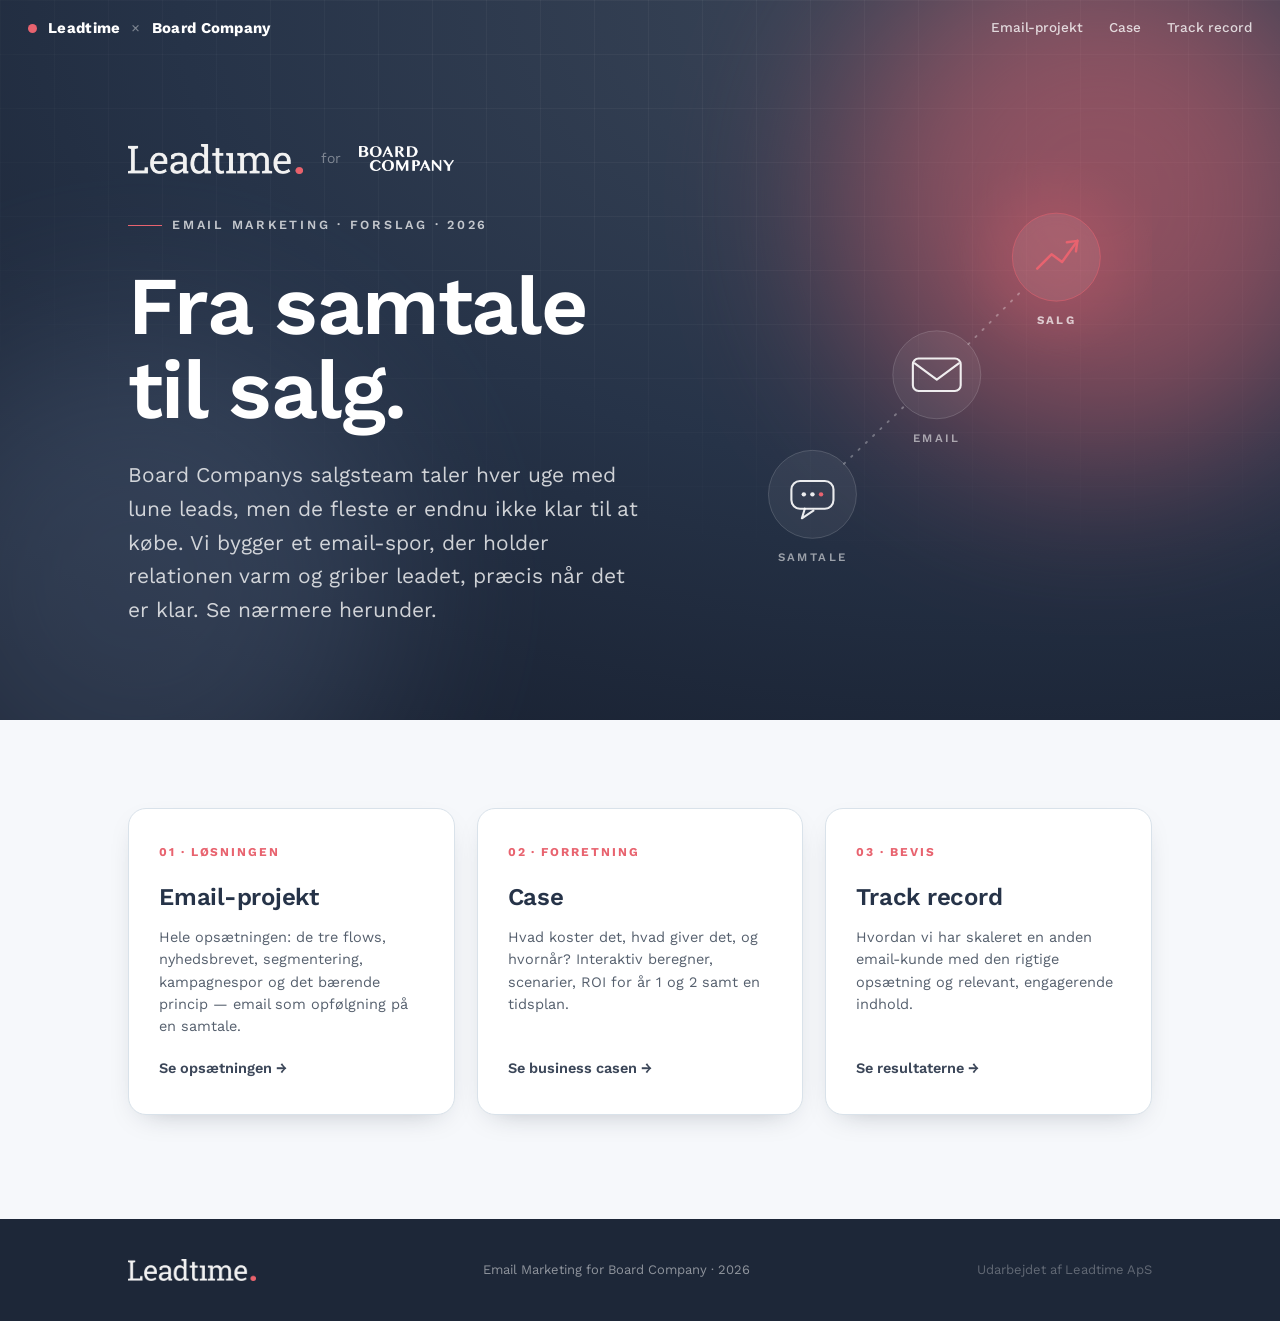
<file: index.html>
<!DOCTYPE html>
<html lang="da">
<head>
<meta charset="UTF-8">
<meta name="viewport" content="width=device-width, initial-scale=1.0">
<title>Leadtime × Board Company · Email Marketing</title>
<link rel="preconnect" href="https://fonts.googleapis.com">
<link rel="preconnect" href="https://fonts.gstatic.com" crossorigin>
<link href="https://fonts.googleapis.com/css2?family=Work+Sans:ital,wght@0,300;0,400;0,500;0,600;0,700;0,800;1,400;1,500;1,600&display=swap" rel="stylesheet">
<link rel="stylesheet" href="styles.css">
</head>
<body>

<div id="progress"></div>

<nav id="nav">
  <a href="index.html" class="nav-brand" style="text-decoration:none"><span class="nav-dot"></span> Leadtime <span style="opacity:.4;font-weight:400">×</span> Board Company</a>
  <div class="nav-links">
    <a href="email-projekt.html">Email-projekt</a>
    <a href="case.html">Case</a>
    <a href="track-record.html">Track record</a>
  </div>
</nav>

<header class="page-hero" style="min-height:80vh">
  <div class="hero-grid"></div>
  <div class="hero-glow c"></div>
  <div class="hero-glow g"></div>
  <div class="wrap hero-2col">
    <div class="hero-text">
      <div class="cobrand-lock reveal in">
        <img class="lt" src="lt-white.png" alt="Leadtime">
        <span class="x">for</span>
        <img class="bc" src="bc-white.png" alt="Board Company">
      </div>
      <div class="eyebrow reveal in d1"><span class="ln"></span> Email Marketing · Forslag · 2026</div>
      <h1 class="hero-title serif reveal in d1">Fra samtale<br>til salg.</h1>
      <p class="hero-sub reveal in d2">Board Companys salgsteam taler hver uge med lune leads, men de fleste er endnu ikke klar til at købe. Vi bygger et email-spor, der holder relationen varm og griber leadet, præcis når det er klar. Se nærmere herunder.</p>
    </div>
    <div class="hero-art reveal in d2">
      <svg viewBox="0 0 460 470" fill="none" xmlns="http://www.w3.org/2000/svg" aria-hidden="true" font-family="'Work Sans',sans-serif">
        <defs><filter id="g" x="-60%" y="-60%" width="220%" height="220%"><feGaussianBlur stdDeviation="28"/></filter></defs>
        <!-- coral glow behind salg-node -->
        <circle cx="360" cy="112" r="78" fill="#E8636F" opacity="0.2" filter="url(#g)">
          <animate attributeName="opacity" values="0.14;0.28;0.14" dur="4.5s" repeatCount="indefinite"/>
        </circle>
        <!-- connecting segments (kun mellem cirklernes kanter) -->
        <line x1="138" y1="328" x2="202" y2="267" stroke="#ffffff" stroke-opacity="0.3" stroke-width="2" stroke-dasharray="1.5 9" stroke-linecap="round"/>
        <line x1="268" y1="203" x2="327" y2="144" stroke="#ffffff" stroke-opacity="0.3" stroke-width="2" stroke-dasharray="1.5 9" stroke-linecap="round"/>

        <!-- Node A · Samtale -->
        <circle cx="105" cy="360" r="46" fill="#ffffff" fill-opacity="0.06" stroke="#ffffff" stroke-opacity="0.16"/>
        <rect x="83" y="346" width="44" height="29" rx="9" fill="none" stroke="#ffffff" stroke-opacity="0.9" stroke-width="2.2"/>
        <path d="M97 375 l-3 10 l12 -8" fill="none" stroke="#ffffff" stroke-opacity="0.9" stroke-width="2.2" stroke-linejoin="round" stroke-linecap="round"/>
        <circle cx="96" cy="360" r="2.3" fill="#ffffff" fill-opacity="0.9"/>
        <circle cx="105" cy="360" r="2.3" fill="#ffffff" fill-opacity="0.9"/>
        <circle cx="114" cy="360" r="2.3" fill="#E8636F"/>
        <text x="105" y="430" text-anchor="middle" fill="#ffffff" fill-opacity="0.55" font-size="12" font-weight="600" letter-spacing="2.5">SAMTALE</text>

        <!-- Node B · Email -->
        <circle cx="235" cy="235" r="46" fill="#ffffff" fill-opacity="0.06" stroke="#ffffff" stroke-opacity="0.16"/>
        <rect x="210" y="218" width="50" height="34" rx="6" fill="none" stroke="#ffffff" stroke-opacity="0.9" stroke-width="2.2"/>
        <path d="M212 223 l23 17 l23 -17" fill="none" stroke="#ffffff" stroke-opacity="0.9" stroke-width="2.2" stroke-linejoin="round" stroke-linecap="round"/>
        <text x="235" y="305" text-anchor="middle" fill="#ffffff" fill-opacity="0.55" font-size="12" font-weight="600" letter-spacing="2.5">EMAIL</text>

        <!-- Node C · Salg -->
        <circle cx="360" cy="112" r="46" fill="#ffffff" fill-opacity="0.07" stroke="#E8636F" stroke-opacity="0.55"/>
        <path d="M340 124 L355 109 L366 117 L382 95" fill="none" stroke="#E8636F" stroke-width="2.6" stroke-linejoin="round" stroke-linecap="round"/>
        <path d="M382 95 l-11 1.5 M382 95 l-1.5 11" fill="none" stroke="#E8636F" stroke-width="2.6" stroke-linecap="round"/>
        <text x="360" y="182" text-anchor="middle" fill="#ffffff" fill-opacity="0.7" font-size="12" font-weight="700" letter-spacing="2.5">SALG</text>
      </svg>
    </div>
  </div>
</header>

<section style="padding-top:80px">
  <div class="wrap">
    <div class="hub-grid">
      <a class="hub-card reveal d1" href="email-projekt.html">
        <div class="hub-num">01 · Løsningen</div>
        <h3 class="serif">Email-projekt</h3>
        <p>Hele opsætningen: de tre flows, nyhedsbrevet, segmentering, kampagnespor og det bærende princip — email som opfølgning på en samtale.</p>
        <span class="hub-go">Se opsætningen →</span>
      </a>
      <a class="hub-card reveal d2" href="case.html">
        <div class="hub-num">02 · Forretning</div>
        <h3 class="serif">Case</h3>
        <p>Hvad koster det, hvad giver det, og hvornår? Interaktiv beregner, scenarier, ROI for år 1 og 2 samt en tidsplan.</p>
        <span class="hub-go">Se business casen →</span>
      </a>
      <a class="hub-card reveal d3" href="track-record.html">
        <div class="hub-num">03 · Bevis</div>
        <h3 class="serif">Track record</h3>
        <p>Hvordan vi har skaleret en anden email-kunde med den rigtige opsætning og relevant, engagerende indhold.</p>
        <span class="hub-go">Se resultaterne →</span>
      </a>
    </div>
  </div>
</section>

<footer>
  <div class="wrap foot-inner">
    <img src="lt-white.png" alt="Leadtime" style="height:22px">
    <span>Email Marketing for Board Company · 2026</span>
    <span style="opacity:.6">Udarbejdet af Leadtime ApS</span>
  </div>
</footer>

<script>
  const nav=document.getElementById('nav'),prog=document.getElementById('progress');
  function onScroll(){const h=document.documentElement;const sc=h.scrollTop/(h.scrollHeight-h.clientHeight||1);prog.style.width=(sc*100)+'%';nav.classList.toggle('scrolled',h.scrollTop>40);}
  window.addEventListener('scroll',onScroll,{passive:true});onScroll();
  const io=new IntersectionObserver((es)=>{es.forEach(e=>{if(e.isIntersecting){e.target.classList.add('in');io.unobserve(e.target);}});},{threshold:.16});
  document.querySelectorAll('.reveal').forEach(el=>{if(!el.classList.contains('in'))io.observe(el);});
</script>
</body>
</html>
</file>
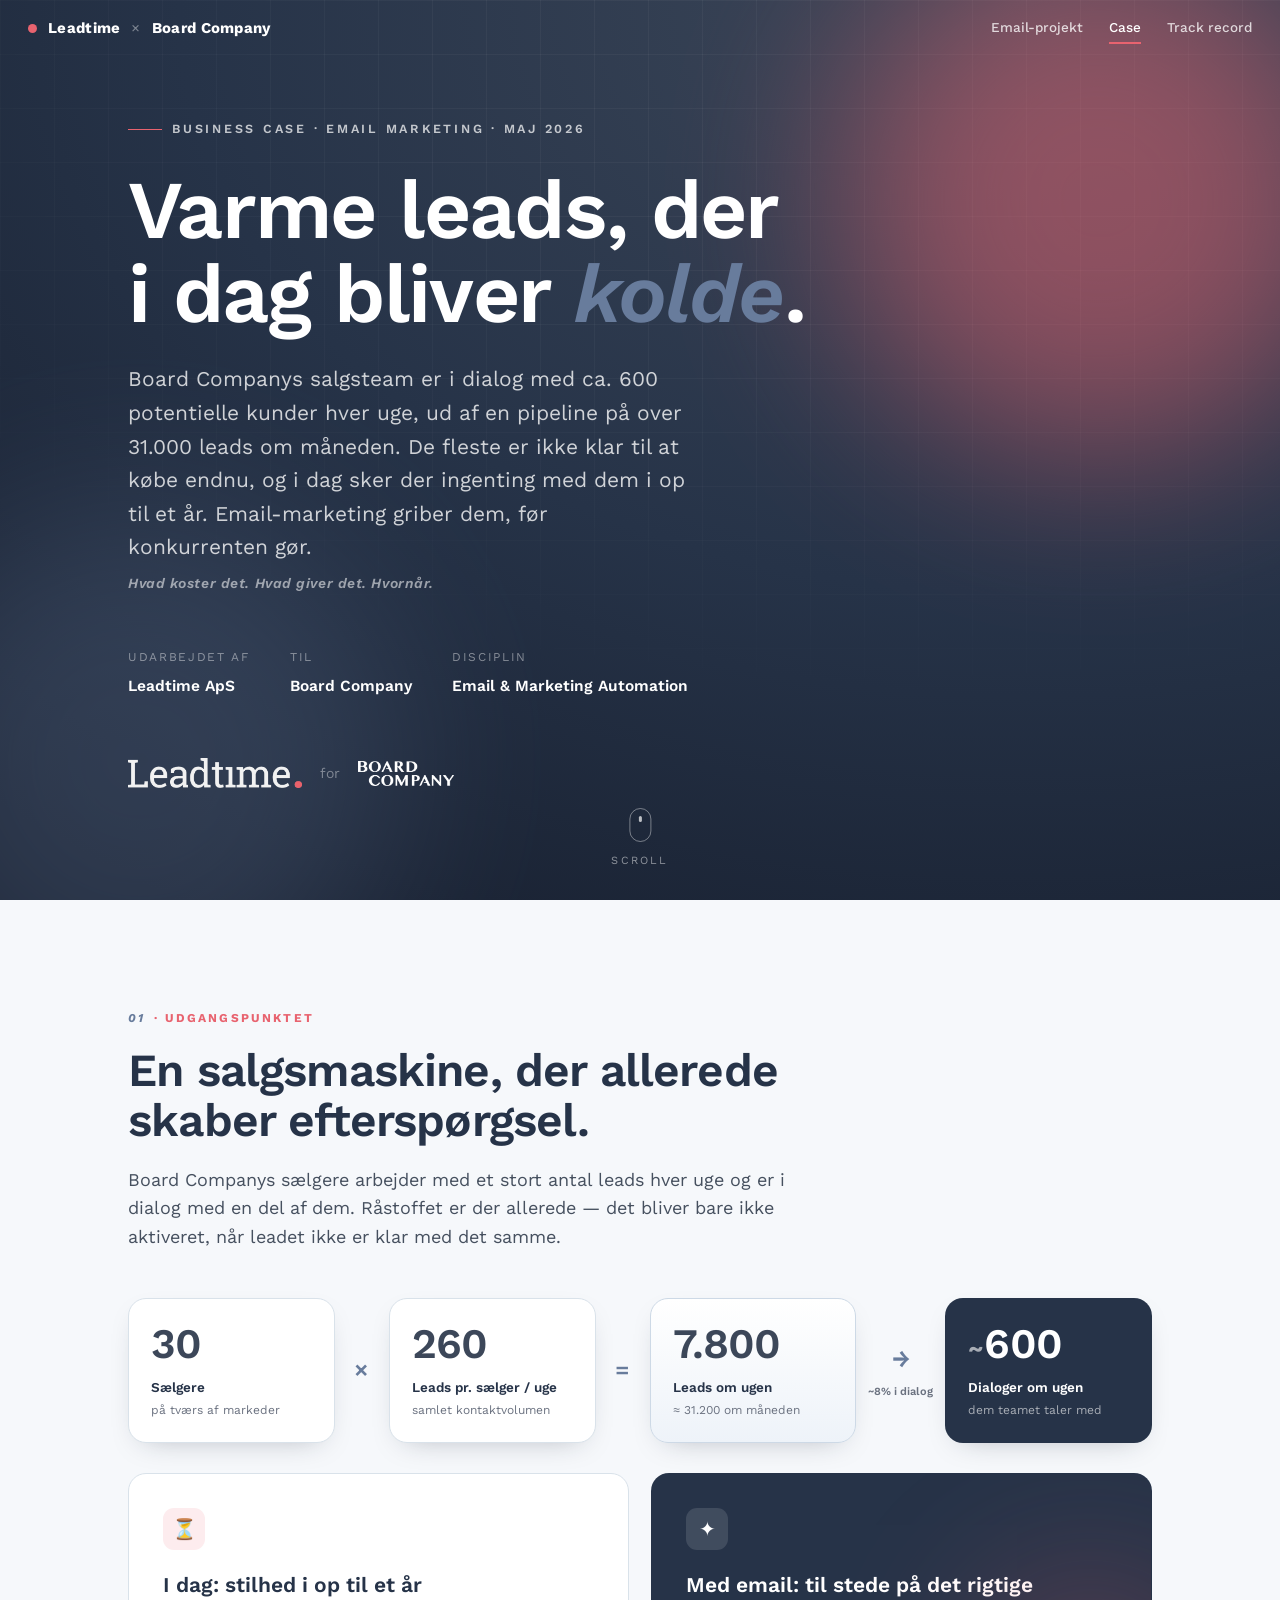
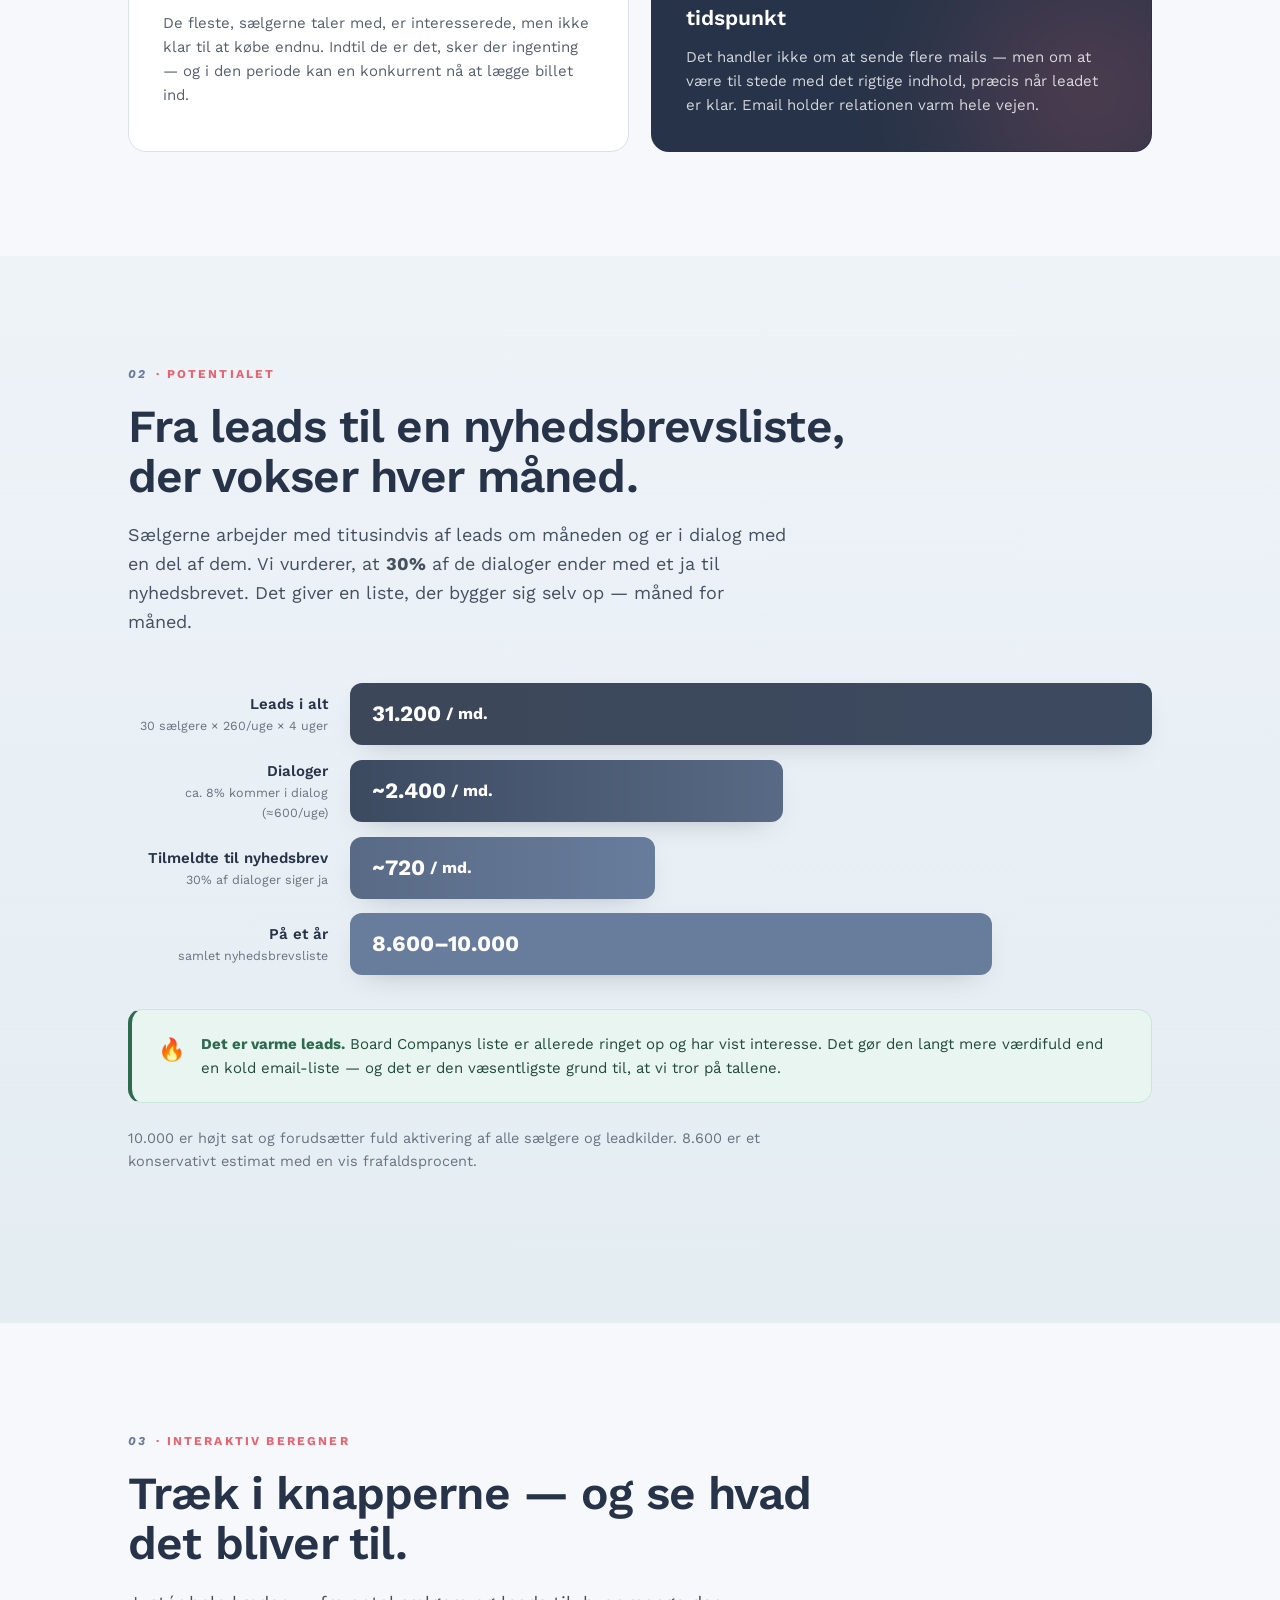
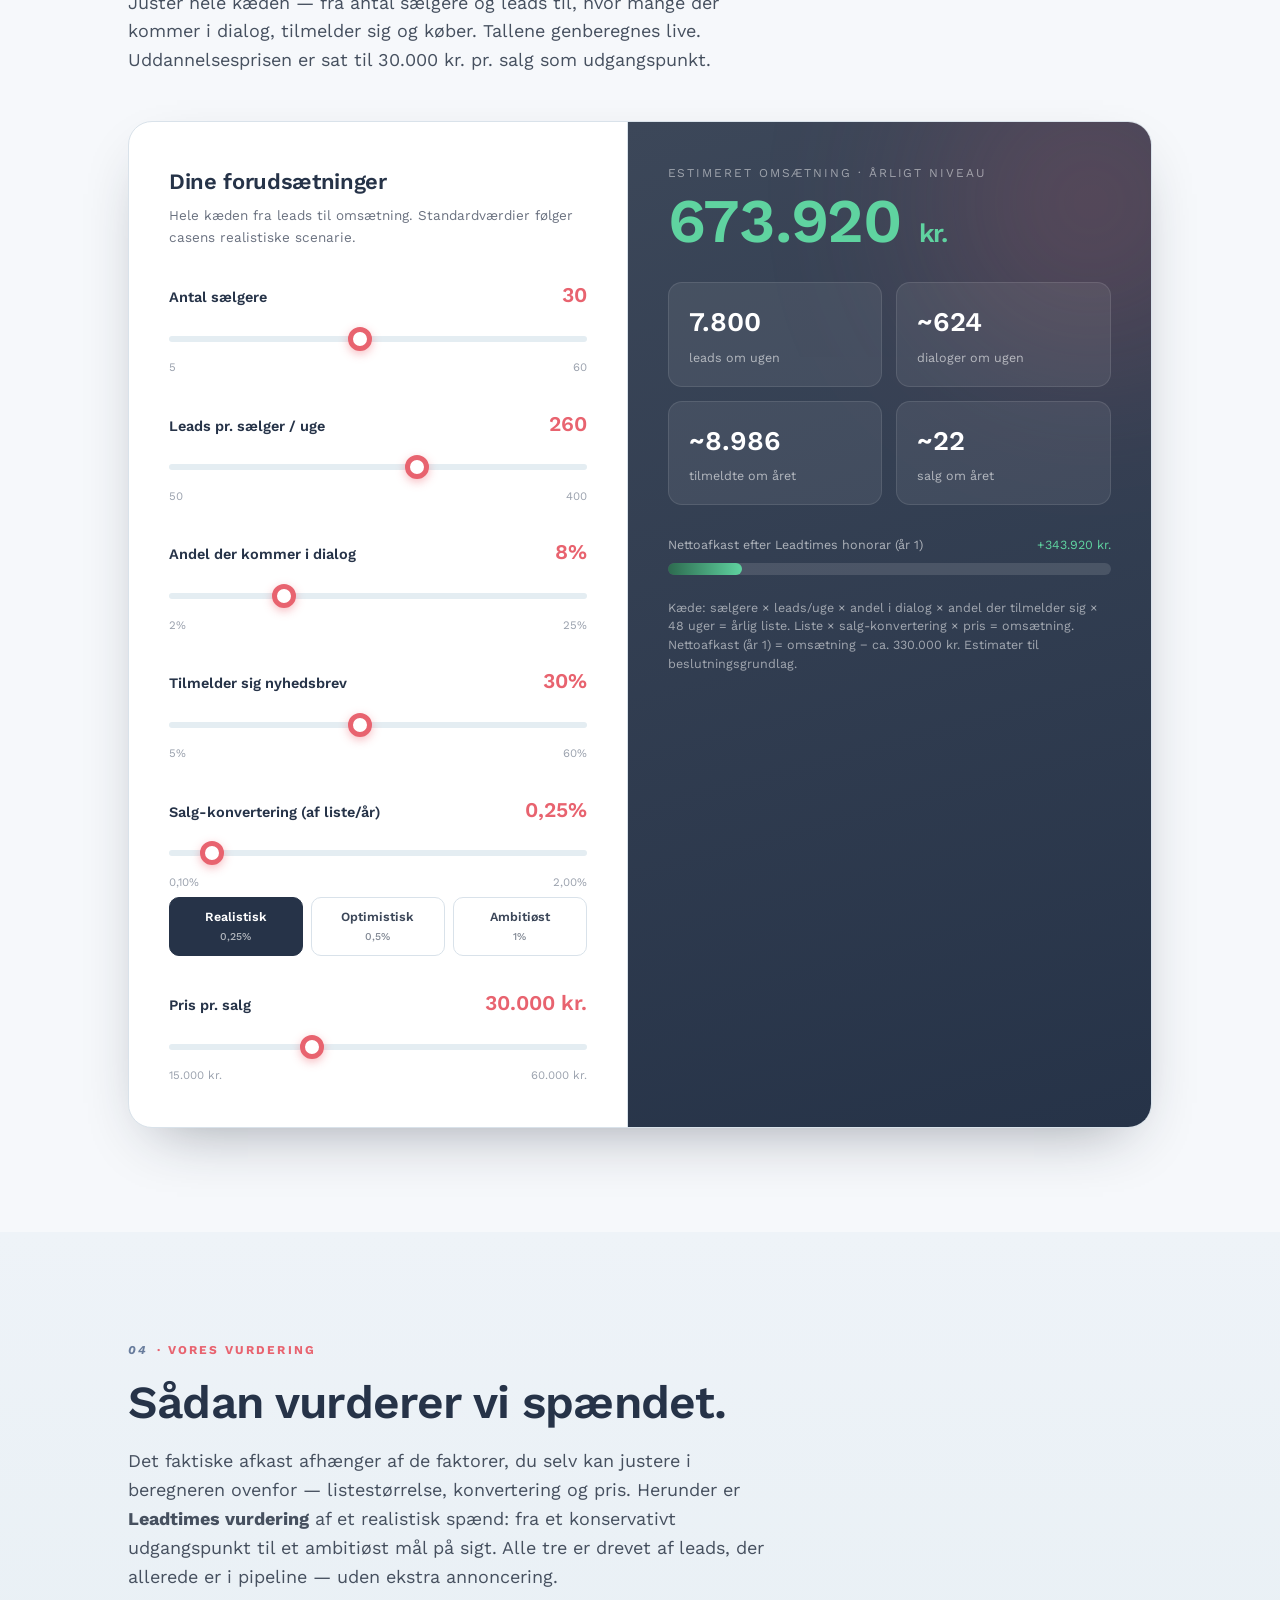
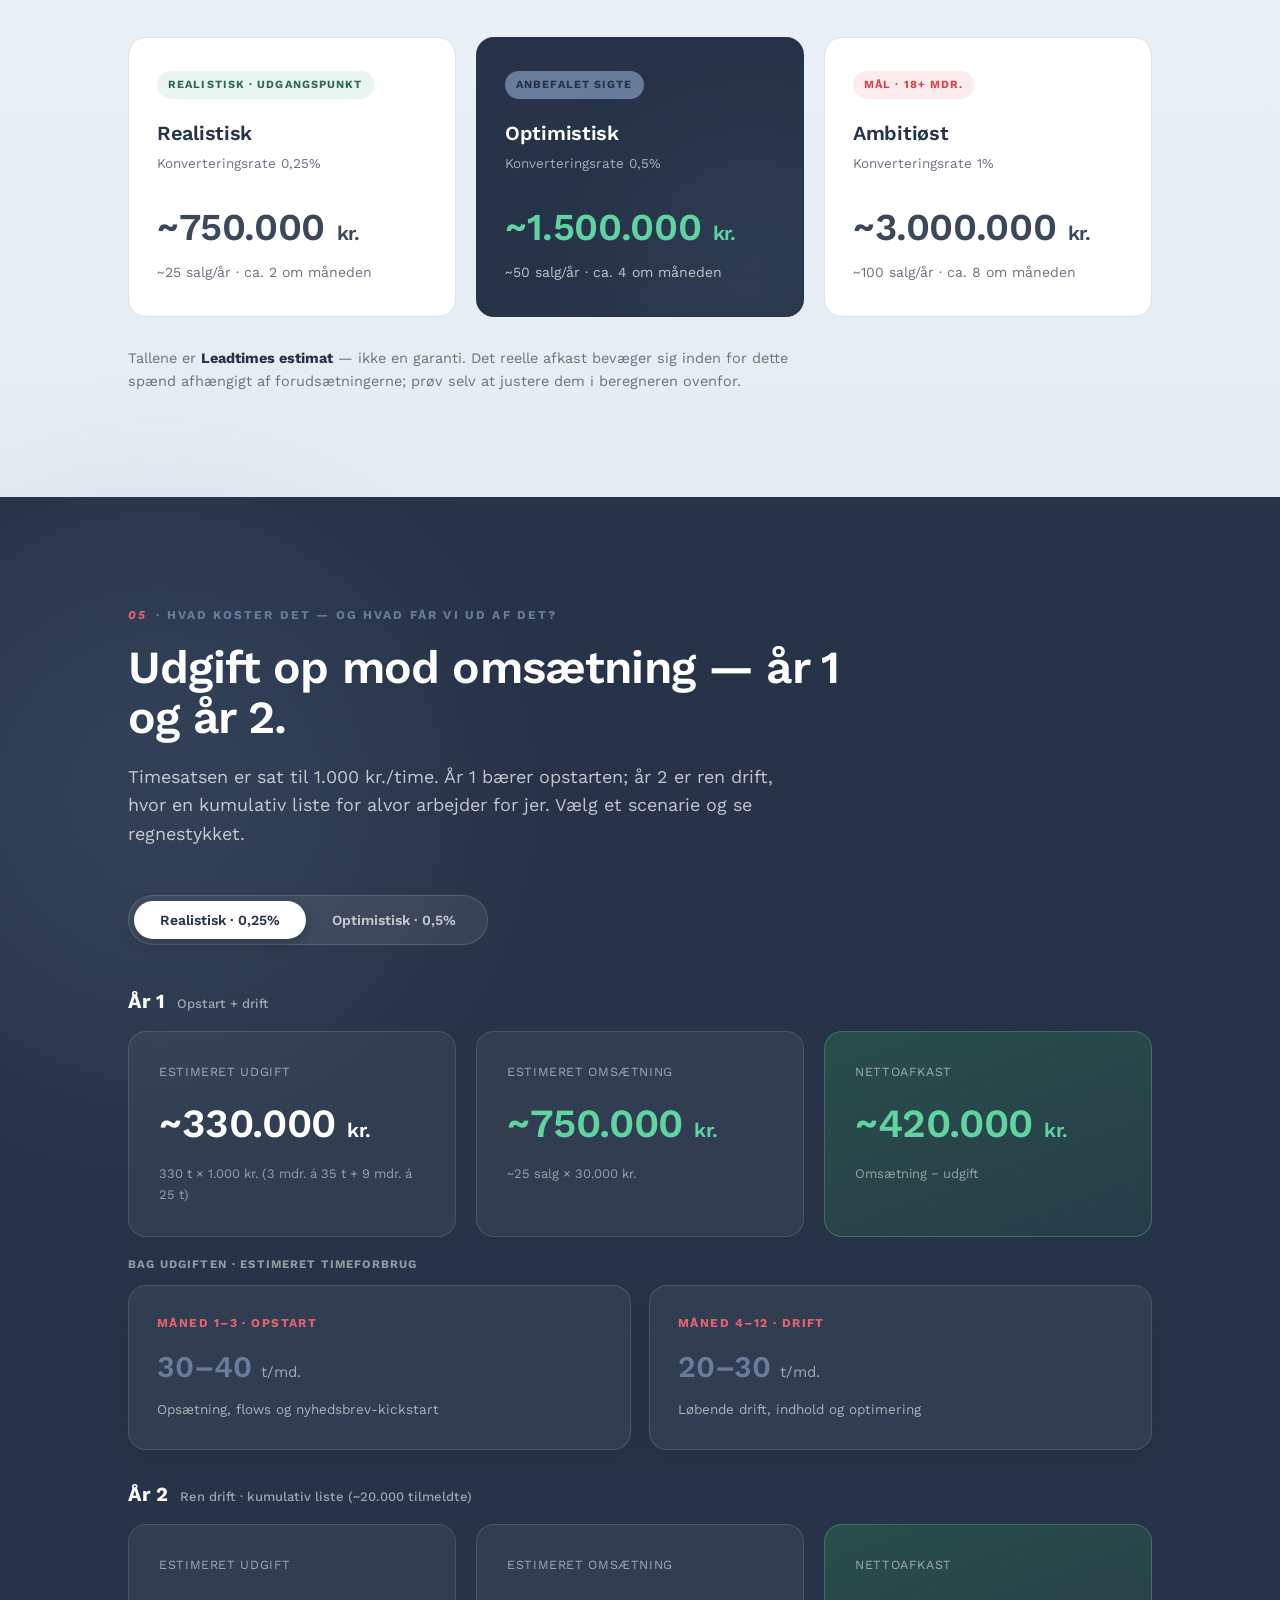
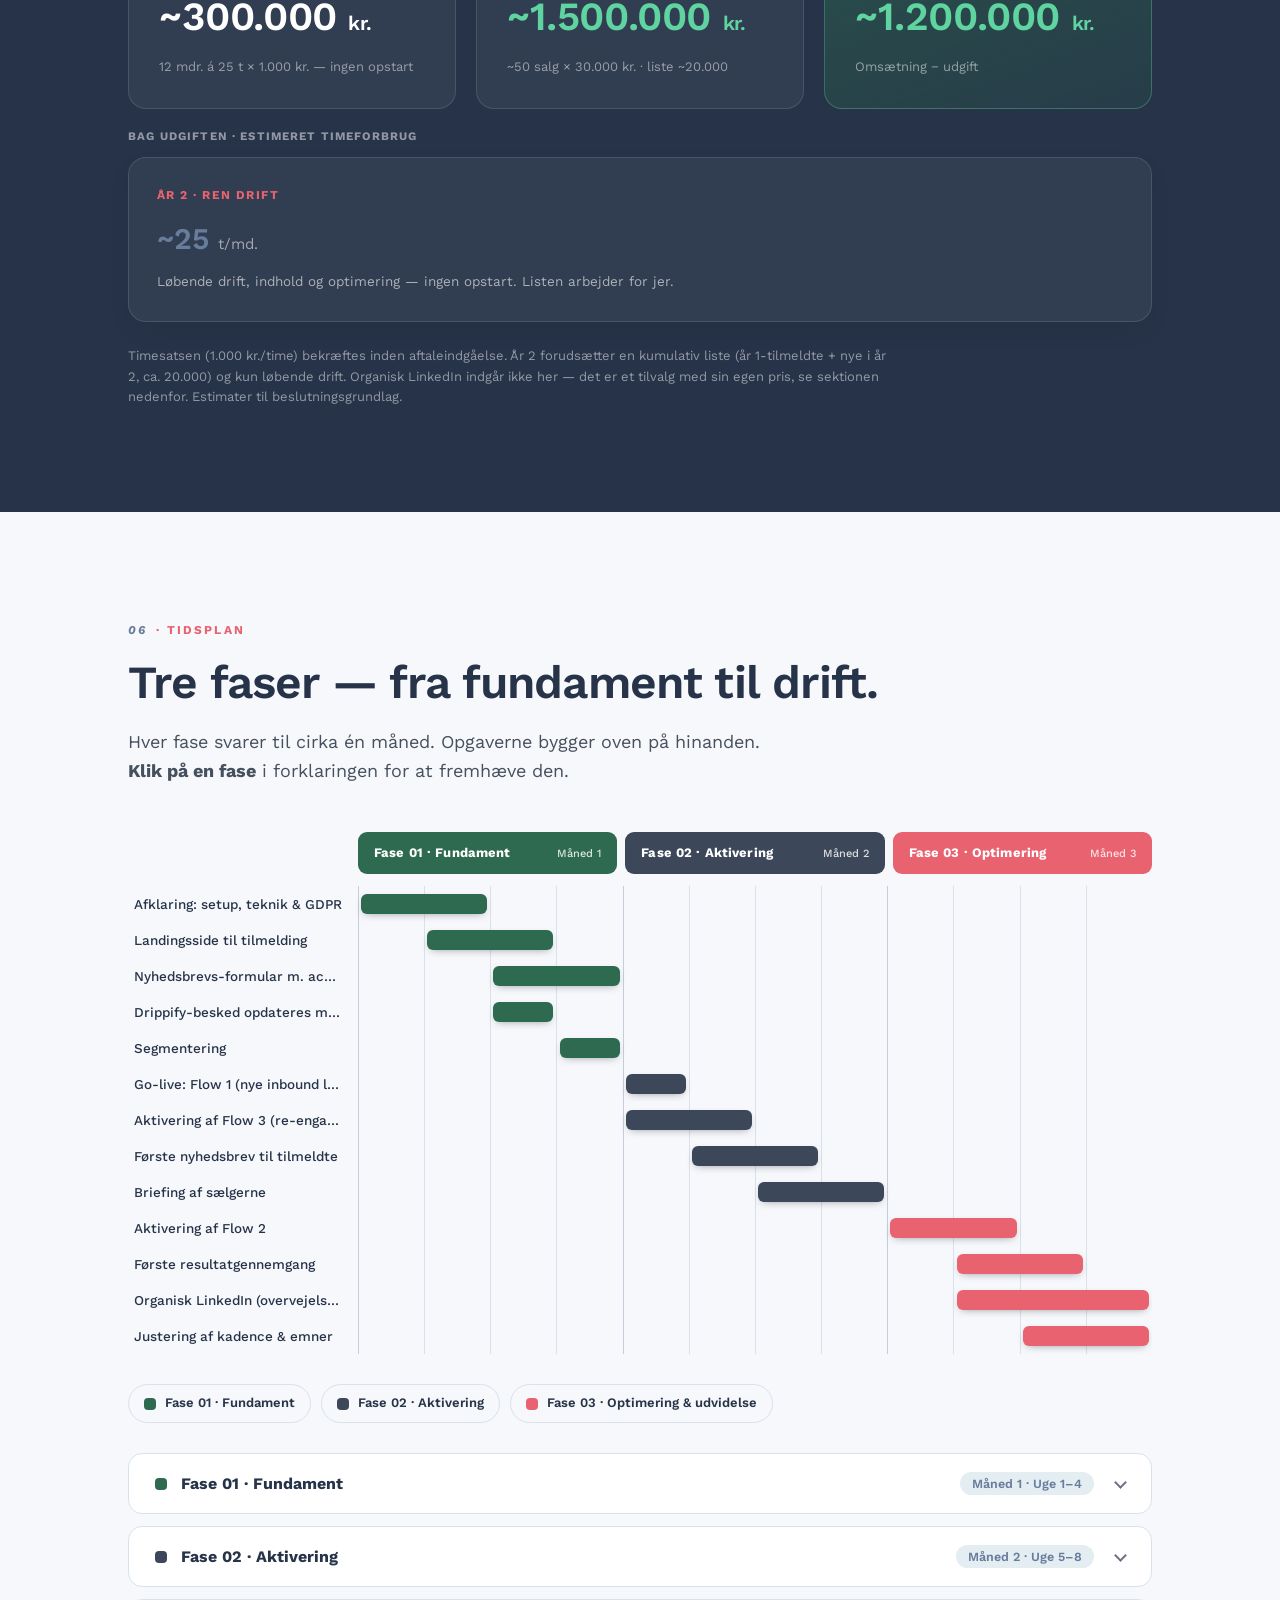
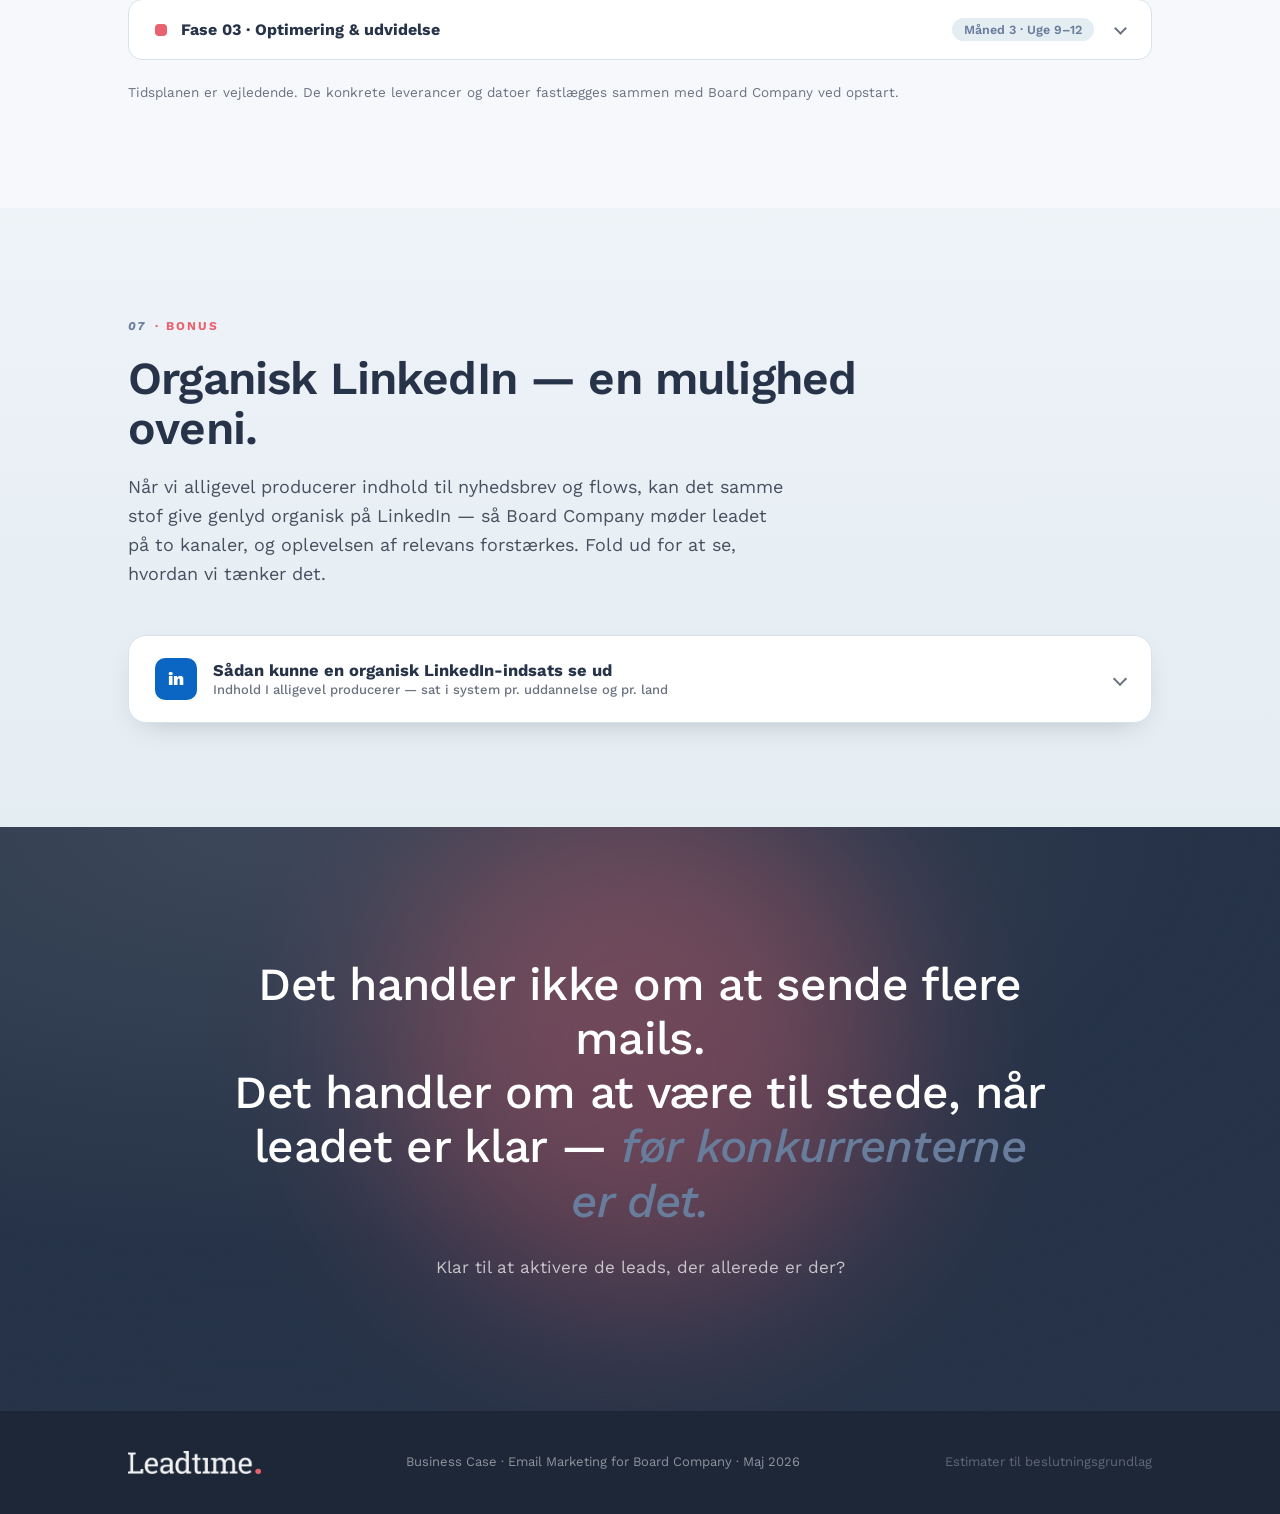
<file: case.html>
<!DOCTYPE html>
<html lang="da">
<head>
<meta charset="UTF-8">
<meta name="viewport" content="width=device-width, initial-scale=1.0">
<title>Board Company · Email Marketing Business Case 2026</title>
<link rel="preconnect" href="https://fonts.googleapis.com">
<link rel="preconnect" href="https://fonts.gstatic.com" crossorigin>
<link href="https://fonts.googleapis.com/css2?family=Work+Sans:ital,wght@0,300;0,400;0,500;0,600;0,700;0,800;1,400;1,500;1,600&display=swap" rel="stylesheet">
<link rel="stylesheet" href="styles.css">
</head>
<body>

<div id="progress"></div>

<nav id="nav">
  <a href="index.html" class="nav-brand" style="text-decoration:none"><span class="nav-dot"></span> Leadtime <span style="opacity:.4;font-weight:400">×</span> Board Company</a>
  <div class="nav-links">
    <a href="email-projekt.html">Email-projekt</a>
    <a href="case.html" class="active">Case</a>
    <a href="track-record.html">Track record</a>
  </div>
</nav>

<!-- ================= HERO ================= -->
<header class="hero">
  <div class="hero-grid"></div>
  <div class="hero-glow c"></div>
  <div class="hero-glow g"></div>
  <div class="wrap hero-inner">
    <div class="eyebrow reveal in"><span class="ln"></span> Business Case · Email Marketing · Maj 2026</div>
    <h1 class="hero-title serif reveal in d1">Varme leads, der<br>i dag bliver <span class="accent">kolde</span>.</h1>
    <p class="hero-sub reveal in d2">Board Companys salgsteam er i dialog med ca. 600 potentielle kunder hver uge, ud af en pipeline på over 31.000 leads om måneden. De fleste er ikke klar til at købe endnu, og i dag sker der ingenting med dem i op til et år. Email-marketing griber dem, før konkurrenten gør.</p>
    <p class="hero-tagline serif reveal in d2" style="font-style:italic">Hvad koster det. Hvad giver det. Hvornår.</p>

    <div class="hero-meta reveal in d3">
      <div class="item"><div class="k">Udarbejdet af</div><div class="v">Leadtime ApS</div></div>
      <div class="item"><div class="k">Til</div><div class="v">Board Company</div></div>
      <div class="item"><div class="k">Disciplin</div><div class="v">Email & Marketing Automation</div></div>
    </div>

    <div class="cobrand reveal in d4">
      <img class="logo-lt" src="[data-uri]" alt="Leadtime">
      <span class="x">for</span>
      <img class="logo-bc" src="[data-uri]" alt="Board Company">
    </div>
  </div>
  <div class="scroll-cue"><div class="mouse"></div>Scroll</div>
</header>

<!-- ================= UDGANGSPUNKT ================= -->
<section id="udgangspunkt">
  <div class="wrap">
    <div class="sec-tag reveal"><span class="num">01</span> · Udgangspunktet</div>
    <h2 class="sec-title serif reveal">En salgsmaskine, der allerede skaber efterspørgsel.</h2>
    <p class="sec-lead reveal">Board Companys sælgere arbejder med et stort antal leads hver uge og er i dialog med en del af dem. Råstoffet er der allerede — det bliver bare ikke aktiveret, når leadet ikke er klar med det samme.</p>

    <div class="eqn reveal d1">
      <div class="eqbox">
        <div class="eqv"><span data-count="30">0</span></div>
        <div class="eqlbl">Sælgere</div>
        <div class="eqsub">på tværs af markeder</div>
      </div>
      <div class="eqop">×</div>
      <div class="eqbox">
        <div class="eqv"><span data-count="260">0</span></div>
        <div class="eqlbl">Leads pr. sælger / uge</div>
        <div class="eqsub">samlet kontaktvolumen</div>
      </div>
      <div class="eqop">=</div>
      <div class="eqbox accent">
        <div class="eqv"><span data-count="7800">0</span></div>
        <div class="eqlbl">Leads om ugen</div>
        <div class="eqsub">≈ 31.200 om måneden</div>
      </div>
      <div class="eqop">→<small>~8% i dialog</small></div>
      <div class="eqbox dark">
        <div class="eqv"><span class="pre">~</span><span data-count="600">0</span></div>
        <div class="eqlbl">Dialoger om ugen</div>
        <div class="eqsub">dem teamet taler med</div>
      </div>
    </div>

    <div class="split" style="margin-top:30px">
      <div class="pcard bad reveal d1">
        <div class="ico">⏳</div>
        <h3>I dag: stilhed i op til et år</h3>
        <p>De fleste, sælgerne taler med, er interesserede, men ikke klar til at købe endnu. Indtil de er det, sker der ingenting — og i den periode kan en konkurrent nå at lægge billet ind.</p>
      </div>
      <div class="pcard good reveal d2">
        <div class="ico">✦</div>
        <h3>Med email: til stede på det rigtige tidspunkt</h3>
        <p>Det handler ikke om at sende flere mails — men om at være til stede med det rigtige indhold, præcis når leadet er klar. Email holder relationen varm hele vejen.</p>
      </div>
    </div>
  </div>
</section>

<!-- ================= PIPELINE ================= -->
<section id="pipeline" class="alt">
  <div class="wrap">
    <div class="sec-tag reveal"><span class="num">02</span> · Potentialet</div>
    <h2 class="sec-title serif reveal">Fra leads til en nyhedsbrevsliste, der vokser hver måned.</h2>
    <p class="sec-lead reveal">Sælgerne arbejder med titusindvis af leads om måneden og er i dialog med en del af dem. Vi vurderer, at <b>30%</b> af de dialoger ender med et ja til nyhedsbrevet. Det giver en liste, der bygger sig selv op — måned for måned.</p>

    <div class="funnel" id="funnel">
      <div class="frow reveal">
        <div class="flabel"><div class="t">Leads i alt</div><div class="s">30 sælgere × 260/uge × 4 uger</div></div>
        <div class="fbar-track"><div class="fbar"><span class="fval">31.200</span>&nbsp;/ md.</div></div>
      </div>
      <div class="frow reveal d1">
        <div class="flabel"><div class="t">Dialoger</div><div class="s">ca. 8% kommer i dialog (≈600/uge)</div></div>
        <div class="fbar-track"><div class="fbar"><span class="fval">~2.400</span>&nbsp;/ md.</div></div>
      </div>
      <div class="frow reveal d2">
        <div class="flabel"><div class="t">Tilmeldte til nyhedsbrev</div><div class="s">30% af dialoger siger ja</div></div>
        <div class="fbar-track"><div class="fbar"><span class="fval">~720</span>&nbsp;/ md.</div></div>
      </div>
      <div class="frow reveal d3">
        <div class="flabel"><div class="t">På et år</div><div class="s">samlet nyhedsbrevsliste</div></div>
        <div class="fbar-track"><div class="fbar"><span class="fval">8.600–10.000</span></div></div>
      </div>
    </div>

    <div class="warm-note reveal">
      <div class="ico">🔥</div>
      <p><b>Det er varme leads.</b> Board Companys liste er allerede ringet op og har vist interesse. Det gør den langt mere værdifuld end en kold email-liste — og det er den væsentligste grund til, at vi tror på tallene.</p>
    </div>
    <p class="sec-lead reveal" style="margin-top:24px;font-size:14.5px;color:var(--muted)">10.000 er højt sat og forudsætter fuld aktivering af alle sælgere og leadkilder. 8.600 er et konservativt estimat med en vis frafaldsprocent.</p>
  </div>
</section>

<!-- ================= BEREGNER ================= -->
<section id="beregner">
  <div class="wrap">
    <div class="sec-tag reveal"><span class="num">03</span> · Interaktiv beregner</div>
    <h2 class="sec-title serif reveal">Træk i knapperne — og se hvad det bliver til.</h2>
    <p class="sec-lead reveal">Justér hele kæden — fra antal sælgere og leads til, hvor mange der kommer i dialog, tilmelder sig og køber. Tallene genberegnes live. Uddannelsesprisen er sat til 30.000 kr. pr. salg som udgangspunkt.</p>

    <div class="calc reveal d1">
      <div class="calc-controls">
        <h3 class="serif">Dine forudsætninger</h3>
        <p class="hint">Hele kæden fra leads til omsætning. Standardværdier følger casens realistiske scenarie.</p>

        <div class="ctrl">
          <div class="crow"><label>Antal sælgere</label><span class="cval"><span id="v-sellers">30</span></span></div>
          <input type="range" id="r-sellers" min="5" max="60" step="1" value="30">
          <div class="ticks"><span>5</span><span>60</span></div>
        </div>

        <div class="ctrl">
          <div class="crow"><label>Leads pr. sælger / uge</label><span class="cval"><span id="v-leads">260</span></span></div>
          <input type="range" id="r-leads" min="50" max="400" step="10" value="260">
          <div class="ticks"><span>50</span><span>400</span></div>
        </div>

        <div class="ctrl">
          <div class="crow"><label>Andel der kommer i dialog</label><span class="cval"><span id="v-dialog">8</span>%</span></div>
          <input type="range" id="r-dialog" min="2" max="25" step="0.5" value="8">
          <div class="ticks"><span>2%</span><span>25%</span></div>
        </div>

        <div class="ctrl">
          <div class="crow"><label>Tilmelder sig nyhedsbrev</label><span class="cval"><span id="v-news">30</span>%</span></div>
          <input type="range" id="r-news" min="5" max="60" step="1" value="30">
          <div class="ticks"><span>5%</span><span>60%</span></div>
        </div>

        <div class="ctrl">
          <div class="crow"><label>Salg-konvertering (af liste/år)</label><span class="cval"><span id="v-rate">0,25</span>%</span></div>
          <input type="range" id="r-rate" min="0.10" max="2.00" step="0.05" value="0.25">
          <div class="ticks"><span>0,10%</span><span>2,00%</span></div>
          <div class="presets" id="presets">
            <div class="preset active" data-rate="0.25">Realistisk<small>0,25%</small></div>
            <div class="preset" data-rate="0.5">Optimistisk<small>0,5%</small></div>
            <div class="preset" data-rate="1">Ambitiøst<small>1%</small></div>
          </div>
        </div>

        <div class="ctrl" style="margin-bottom:0">
          <div class="crow"><label>Pris pr. salg</label><span class="cval"><span id="v-price">30.000</span> kr.</span></div>
          <input type="range" id="r-price" min="15000" max="60000" step="1000" value="30000">
          <div class="ticks"><span>15.000 kr.</span><span>60.000 kr.</span></div>
        </div>
      </div>

      <div class="calc-result">
        <div class="rl">
          <div class="rk">Estimeret omsætning · årligt niveau</div>
          <div class="res-rev"><span id="o-rev">750.000</span> <span class="kr">kr.</span></div>

          <div class="res-mini">
            <div class="rmini"><div class="v" id="o-leads">7.800</div><div class="l">leads om ugen</div></div>
            <div class="rmini"><div class="v" id="o-dialog">~624</div><div class="l">dialoger om ugen</div></div>
            <div class="rmini"><div class="v" id="o-list">~9.000</div><div class="l">tilmeldte om året</div></div>
            <div class="rmini"><div class="v" id="o-salg">~22</div><div class="l">salg om året</div></div>
          </div>

          <div class="res-bar-wrap">
            <div class="res-bar-lbl"><span>Nettoafkast efter Leadtimes honorar (år 1)</span><span id="o-net">+420.000 kr.</span></div>
            <div class="res-bar"><i id="o-bar"></i></div>
          </div>

          <p class="res-note">Kæde: sælgere × leads/uge × andel i dialog × andel der tilmelder sig × 48 uger = årlig liste. Liste × salg-konvertering × pris = omsætning. Nettoafkast (år 1) = omsætning − ca. 330.000 kr. Estimater til beslutningsgrundlag.</p>
        </div>
      </div>
    </div>
  </div>
</section>

<!-- ================= SCENARIER ================= -->
<section id="scenarier" class="alt">
  <div class="wrap">
    <div class="sec-tag reveal"><span class="num">04</span> · Vores vurdering</div>
    <h2 class="sec-title serif reveal">Sådan vurderer vi spændet.</h2>
    <p class="sec-lead reveal">Det faktiske afkast afhænger af de faktorer, du selv kan justere i beregneren ovenfor — listestørrelse, konvertering og pris. Herunder er <b>Leadtimes vurdering</b> af et realistisk spænd: fra et konservativt udgangspunkt til et ambitiøst mål på sigt. Alle tre er drevet af leads, der allerede er i pipeline — uden ekstra annoncering.</p>

    <div class="scen">
      <div class="scard reveal d1">
        <span class="badge r">Realistisk · udgangspunkt</span>
        <h3 class="serif">Realistisk</h3>
        <div class="rate">Konverteringsrate 0,25%</div>
        <div class="rev">~750.000 <span style="font-size:20px">kr.</span></div>
        <div class="salg">~25 salg/år · ca. 2 om måneden</div>
      </div>
      <div class="scard feat reveal d2">
        <span class="badge">Anbefalet sigte</span>
        <h3 class="serif">Optimistisk</h3>
        <div class="rate">Konverteringsrate 0,5%</div>
        <div class="rev">~1.500.000 <span style="font-size:20px">kr.</span></div>
        <div class="salg">~50 salg/år · ca. 4 om måneden</div>
      </div>
      <div class="scard reveal d3">
        <span class="badge a">Mål · 18+ mdr.</span>
        <h3 class="serif">Ambitiøst</h3>
        <div class="rate">Konverteringsrate 1%</div>
        <div class="rev">~3.000.000 <span style="font-size:20px">kr.</span></div>
        <div class="salg">~100 salg/år · ca. 8 om måneden</div>
      </div>
    </div>
    <p class="sec-lead reveal" style="margin-top:30px;margin-bottom:0;font-size:14.5px;color:var(--muted)">Tallene er <b style="color:var(--ink)">Leadtimes estimat</b> — ikke en garanti. Det reelle afkast bevæger sig inden for dette spænd afhængigt af forudsætningerne; prøv selv at justere dem i beregneren ovenfor.</p>
  </div>
</section>

<!-- ================= ROI ================= -->
<section id="roi" class="dark-sec">
  <div class="hero-glow g" style="opacity:.18;left:-100px;top:40px"></div>
  <div class="wrap" style="position:relative;z-index:1">
    <div class="sec-tag reveal" style="color:var(--gold)"><span class="num" style="color:var(--coral)">05</span> · Hvad koster det — og hvad får vi ud af det?</div>
    <h2 class="sec-title serif reveal">Udgift op mod omsætning — år 1 og år 2.</h2>
    <p class="sec-lead reveal">Timesatsen er sat til 1.000 kr./time. År 1 bærer opstarten; år 2 er ren drift, hvor en kumulativ liste for alvor arbejder for jer. Vælg et scenarie og se regnestykket.</p>

    <div class="roi-toggle reveal" id="roiToggle">
      <button class="active" data-s="real">Realistisk · 0,25%</button>
      <button data-s="opt">Optimistisk · 0,5%</button>
    </div>

    <div class="roi-years reveal d1">
      <div class="roi-year">
        <div class="roi-year-h"><span class="yr">År 1</span><span class="yd">Opstart + drift</span></div>
        <div class="roi-grid">
          <div class="roi-card cost">
            <div class="rk">Estimeret udgift</div>
            <div class="rv">~330.000 <span style="font-size:20px">kr.</span></div>
            <div class="rs">330 t × 1.000 kr. (3 mdr. á 35 t + 9 mdr. á 25 t)</div>
          </div>
          <div class="roi-card rev">
            <div class="rk">Estimeret omsætning</div>
            <div class="rv" id="r1-rev">~750.000 <span style="font-size:20px">kr.</span></div>
            <div class="rs" id="r1-revsub">~25 salg × 30.000 kr.</div>
          </div>
          <div class="roi-card net">
            <div class="rk">Nettoafkast</div>
            <div class="rv" id="r1-net">~420.000 <span style="font-size:20px">kr.</span></div>
            <div class="rs">Omsætning − udgift</div>
          </div>
        </div>
        <div class="eff-label">Bag udgiften · estimeret timeforbrug</div>
        <div class="effort reveal" style="grid-template-columns:repeat(2,1fr);margin-top:0">
          <div class="ecard" style="background:rgba(255,255,255,.05);border-color:rgba(255,255,255,.12)">
            <div class="ph">Måned 1–3 · opstart</div>
            <div class="hrs" style="color:var(--gold)">30–40 <small style="color:rgba(255,255,255,.55)">t/md.</small></div>
            <p style="color:rgba(255,255,255,.6)">Opsætning, flows og nyhedsbrev-kickstart</p>
          </div>
          <div class="ecard" style="background:rgba(255,255,255,.05);border-color:rgba(255,255,255,.12)">
            <div class="ph">Måned 4–12 · drift</div>
            <div class="hrs" style="color:var(--gold)">20–30 <small style="color:rgba(255,255,255,.55)">t/md.</small></div>
            <p style="color:rgba(255,255,255,.6)">Løbende drift, indhold og optimering</p>
          </div>
        </div>
      </div>

      <div class="roi-year">
        <div class="roi-year-h"><span class="yr">År 2</span><span class="yd">Ren drift · kumulativ liste (~20.000 tilmeldte)</span></div>
        <div class="roi-grid">
          <div class="roi-card cost">
            <div class="rk">Estimeret udgift</div>
            <div class="rv">~300.000 <span style="font-size:20px">kr.</span></div>
            <div class="rs">12 mdr. á 25 t × 1.000 kr. — ingen opstart</div>
          </div>
          <div class="roi-card rev">
            <div class="rk">Estimeret omsætning</div>
            <div class="rv" id="r2-rev">~1.500.000 <span style="font-size:20px">kr.</span></div>
            <div class="rs" id="r2-revsub">~50 salg × 30.000 kr. · liste ~20.000</div>
          </div>
          <div class="roi-card net">
            <div class="rk">Nettoafkast</div>
            <div class="rv" id="r2-net">~1.200.000 <span style="font-size:20px">kr.</span></div>
            <div class="rs">Omsætning − udgift</div>
          </div>
        </div>
        <div class="eff-label">Bag udgiften · estimeret timeforbrug</div>
        <div class="effort reveal" style="grid-template-columns:1fr;margin-top:0">
          <div class="ecard" style="background:rgba(255,255,255,.05);border-color:rgba(255,255,255,.12)">
            <div class="ph">År 2 · ren drift</div>
            <div class="hrs" style="color:var(--gold)">~25 <small style="color:rgba(255,255,255,.55)">t/md.</small></div>
            <p style="color:rgba(255,255,255,.6)">Løbende drift, indhold og optimering — ingen opstart. Listen arbejder for jer.</p>
          </div>
        </div>
      </div>
    </div>

    <p class="roi-foot reveal">Timesatsen (1.000 kr./time) bekræftes inden aftaleindgåelse. År 2 forudsætter en kumulativ liste (år 1-tilmeldte + nye i år 2, ca. 20.000) og kun løbende drift. Organisk LinkedIn indgår ikke her — det er et tilvalg med sin egen pris, se sektionen nedenfor. Estimater til beslutningsgrundlag.</p>
  </div>
</section>

<!-- ================= TIDSPLAN (Gantt) ================= -->
<section id="tidsplan">
  <div class="wrap">
    <div class="sec-tag reveal"><span class="num">06</span> · Tidsplan</div>
    <h2 class="sec-title serif reveal">Tre faser — fra fundament til drift.</h2>
    <p class="sec-lead reveal">Hver fase svarer til cirka én måned. Opgaverne bygger oven på hinanden. <b>Klik på en fase</b> i forklaringen for at fremhæve den.</p>

    <div class="gantt-wrap reveal d1">
      <div class="gantt" id="gantt">
        <div class="g-head">
          <div class="g-corner"></div>
          <div class="g-months">
            <div class="g-month gm1"><span class="mt">Fase 01 · Fundament</span><span class="wk">Måned 1</span></div>
            <div class="g-month gm2"><span class="mt">Fase 02 · Aktivering</span><span class="wk">Måned 2</span></div>
            <div class="g-month gm3"><span class="mt">Fase 03 · Optimering</span><span class="wk">Måned 3</span></div>
          </div>
        </div>
        <div class="g-rows">
          <div class="g-grid"><span></span><span></span><span></span><span></span><span></span><span></span><span></span><span></span><span></span><span></span><span></span><span></span></div>
        <div class="g-row" data-phase="1"><div class="g-label" title="Afklaring: setup, teknik &amp; GDPR">Afklaring: setup, teknik &amp; GDPR</div><div class="g-track"><div class="g-bar b1" data-dur="Uge 1–2" data-phase="1" style="left:calc(0.0000% + 3px);width:calc(16.6667% - 6px);transition-delay:0.0s"></div></div></div>
        <div class="g-row" data-phase="1"><div class="g-label" title="Landingsside til tilmelding">Landingsside til tilmelding</div><div class="g-track"><div class="g-bar b1" data-dur="Uge 2–3" data-phase="1" style="left:calc(8.3333% + 3px);width:calc(16.6667% - 6px);transition-delay:0.04s"></div></div></div>
        <div class="g-row" data-phase="1"><div class="g-label" title="Nyhedsbrevs-formular m. acceptboks">Nyhedsbrevs-formular m. acceptboks</div><div class="g-track"><div class="g-bar b1" data-dur="Uge 3–4" data-phase="1" style="left:calc(16.6667% + 3px);width:calc(16.6667% - 6px);transition-delay:0.08s"></div></div></div>
        <div class="g-row" data-phase="1"><div class="g-label" title="Drippify-besked opdateres m. link">Drippify-besked opdateres m. link</div><div class="g-track"><div class="g-bar b1" data-dur="Uge 3" data-phase="1" style="left:calc(16.6667% + 3px);width:calc(8.3333% - 6px);transition-delay:0.12s"></div></div></div>
        <div class="g-row" data-phase="1"><div class="g-label" title="Segmentering">Segmentering</div><div class="g-track"><div class="g-bar b1" data-dur="Uge 4" data-phase="1" style="left:calc(25.0000% + 3px);width:calc(8.3333% - 6px);transition-delay:0.16s"></div></div></div>
        <div class="g-row" data-phase="2"><div class="g-label" title="Go-live: Flow 1 (nye inbound leads)">Go-live: Flow 1 (nye inbound leads)</div><div class="g-track"><div class="g-bar b2" data-dur="Uge 5" data-phase="2" style="left:calc(33.3333% + 3px);width:calc(8.3333% - 6px);transition-delay:0.2s"></div></div></div>
        <div class="g-row" data-phase="2"><div class="g-label" title="Aktivering af Flow 3 (re-engagement)">Aktivering af Flow 3 (re-engagement)</div><div class="g-track"><div class="g-bar b2" data-dur="Uge 5–6" data-phase="2" style="left:calc(33.3333% + 3px);width:calc(16.6667% - 6px);transition-delay:0.24s"></div></div></div>
        <div class="g-row" data-phase="2"><div class="g-label" title="Første nyhedsbrev til tilmeldte">Første nyhedsbrev til tilmeldte</div><div class="g-track"><div class="g-bar b2" data-dur="Uge 6–7" data-phase="2" style="left:calc(41.6667% + 3px);width:calc(16.6667% - 6px);transition-delay:0.28s"></div></div></div>
        <div class="g-row" data-phase="2"><div class="g-label" title="Briefing af sælgerne">Briefing af sælgerne</div><div class="g-track"><div class="g-bar b2" data-dur="Uge 7–8" data-phase="2" style="left:calc(50.0000% + 3px);width:calc(16.6667% - 6px);transition-delay:0.32s"></div></div></div>
        <div class="g-row" data-phase="3"><div class="g-label" title="Aktivering af Flow 2">Aktivering af Flow 2</div><div class="g-track"><div class="g-bar b3 tipR" data-dur="Uge 9–10" data-phase="3" style="left:calc(66.6667% + 3px);width:calc(16.6667% - 6px);transition-delay:0.36s"></div></div></div>
        <div class="g-row" data-phase="3"><div class="g-label" title="Første resultatgennemgang">Første resultatgennemgang</div><div class="g-track"><div class="g-bar b3 tipR" data-dur="Uge 10–11" data-phase="3" style="left:calc(75.0000% + 3px);width:calc(16.6667% - 6px);transition-delay:0.4s"></div></div></div>
        <div class="g-row" data-phase="3"><div class="g-label" title="Organisk LinkedIn (overvejelser)">Organisk LinkedIn (overvejelser)</div><div class="g-track"><div class="g-bar b3 tipR" data-dur="Uge 10–12" data-phase="3" style="left:calc(75.0000% + 3px);width:calc(25.0000% - 6px);transition-delay:0.44s"></div></div></div>
        <div class="g-row" data-phase="3"><div class="g-label" title="Justering af kadence &amp; emner">Justering af kadence &amp; emner</div><div class="g-track"><div class="g-bar b3 tipR" data-dur="Uge 11–12" data-phase="3" style="left:calc(83.3333% + 3px);width:calc(16.6667% - 6px);transition-delay:0.48s"></div></div></div>
        </div>
      </div>
    </div>

    <div class="g-legend reveal">
      <span class="g-leg" data-phase="1"><span class="dot" style="background:var(--g1)"></span> Fase 01 · Fundament</span>
      <span class="g-leg" data-phase="2"><span class="dot" style="background:var(--g2)"></span> Fase 02 · Aktivering</span>
      <span class="g-leg" data-phase="3"><span class="dot" style="background:var(--g3)"></span> Fase 03 · Optimering &amp; udvidelse</span>
    </div>

    <div class="acc reveal">
      <div class="acc-item" style="--ac:var(--g1)">
        <button class="acc-head"><span class="acc-dot"></span><span class="acc-title">Fase 01 · Fundament</span><span class="acc-meta">Måned 1 · Uge 1–4</span><i class="acc-chev"></i></button>
        <div class="acc-body"><div class="acc-inner">
          <p class="acc-intro">Vi lægger det tekniske og juridiske fundament, så listen trygt kan begynde at vokse fra dag ét.</p>
          <ul class="acc-list">
            <li><span class="acc-wk">Uge 1–2</span><div class="acc-task"><b>Afklaring: setup, teknik &amp; GDPR</b><span>Konti, sporing, domæne-opvarmning og samtykke på plads efter gældende GDPR-regler.</span></div></li>
            <li><span class="acc-wk">Uge 2–3</span><div class="acc-task"><b>Landingsside til tilmelding</b><span>Dedikeret side, hvor leads og kontakter kan tilmelde sig nyhedsbrevet.</span></div></li>
            <li><span class="acc-wk">Uge 3–4</span><div class="acc-task"><b>Nyhedsbrevs-formular med acceptboks</b><span>Tilmeldingsformular med aktiv opt-in, så samtykket er dokumenteret.</span></div></li>
            <li><span class="acc-wk">Uge 3</span><div class="acc-task"><b>Drippify-besked opdateres med link</b><span>LinkedIn-beskeden i Drippify får nyhedsbrevs-linket, så self-signups fanges.</span></div></li>
            <li><span class="acc-wk">Uge 4</span><div class="acc-task"><b>Segmentering</b><span>Opsætning af segmenter, så indholdet matcher, hvor det enkelte lead står.</span></div></li>
          </ul>
        </div></div>
      </div>

      <div class="acc-item" style="--ac:var(--g2)">
        <button class="acc-head"><span class="acc-dot"></span><span class="acc-title">Fase 02 · Aktivering</span><span class="acc-meta">Måned 2 · Uge 5–8</span><i class="acc-chev"></i></button>
        <div class="acc-body"><div class="acc-inner">
          <p class="acc-intro">Flows og nyhedsbrev går live — leads bliver automatisk mødt med det rigtige indhold efter første samtale.</p>
          <ul class="acc-list">
            <li><span class="acc-wk">Uge 5</span><div class="acc-task"><b>Go-live: Flow 1 på nye inbound leads</b><span>Opfølgnings-flowet aktiveres og bekræfter valget i ugerne efter første samtale.</span></div></li>
            <li><span class="acc-wk">Uge 5–6</span><div class="acc-task"><b>Aktivering af Flow 3 (re-engagement &amp; sunset)</b><span>Genaktiverer passive kontakter og beskytter afsender-omdømmet.</span></div></li>
            <li><span class="acc-wk">Uge 6–7</span><div class="acc-task"><b>Første udgave af nyhedsbrevet</b><span>Første udsendelse til den voksende liste af tilmeldte.</span></div></li>
            <li><span class="acc-wk">Uge 7–8</span><div class="acc-task"><b>Briefing af sælgerne</b><span>Hvad sker der, når en sælger får en alert om aktivitet på et lead.</span></div></li>
          </ul>
        </div></div>
      </div>

      <div class="acc-item" style="--ac:var(--g3)">
        <button class="acc-head"><span class="acc-dot"></span><span class="acc-title">Fase 03 · Optimering &amp; udvidelse</span><span class="acc-meta">Måned 3 · Uge 9–12</span><i class="acc-chev"></i></button>
        <div class="acc-body"><div class="acc-inner">
          <p class="acc-intro">Vi finpudser på data, aktiverer det sidste flow og forbereder en rød tråd til organisk LinkedIn.</p>
          <ul class="acc-list">
            <li><span class="acc-wk">Uge 9–10</span><div class="acc-task"><b>Aktivering af Flow 2</b><span>Det adfærdsudløste lukke-flow sættes i gang, når den tekniske opsætning er klar.</span></div></li>
            <li><span class="acc-wk">Uge 10–11</span><div class="acc-task"><b>Første gennemgang af resultater</b><span>Vi ser på data og justerer indhold og timing efter de første tal.</span></div></li>
            <li><span class="acc-wk">Uge 10–12</span><div class="acc-task"><b>Organisk LinkedIn (overvejelser)</b><span>Vurdering af at koble organisk LinkedIn på nyhedsbrevets emner for ekstra relevans.</span></div></li>
            <li><span class="acc-wk">Uge 11–12</span><div class="acc-task"><b>Justering af kadence &amp; emner</b><span>Løbende tilpasning af frekvens og temaer baseret på engagement.</span></div></li>
          </ul>
        </div></div>
      </div>
    </div>

    <p class="g-foot reveal">Tidsplanen er vejledende. De konkrete leverancer og datoer fastlægges sammen med Board Company ved opstart.</p>
  </div>
</section>

<!-- ================= LINKEDIN (dropdown-case) ================= -->
<section id="linkedin" class="alt">
  <div class="wrap">
    <div class="sec-tag reveal"><span class="num">07</span> · Bonus</div>
    <h2 class="sec-title serif reveal">Organisk LinkedIn — en mulighed oveni.</h2>
    <p class="sec-lead reveal">Når vi alligevel producerer indhold til nyhedsbrev og flows, kan det samme stof give genlyd organisk på LinkedIn — så Board Company møder leadet på to kanaler, og oplevelsen af relevans forstærkes. Fold ud for at se, hvordan vi tænker det.</p>

    <div class="li-drop reveal d1" id="liDrop">
      <button class="li-head">
        <span class="li-ico">in</span>
        <span class="li-t">Sådan kunne en organisk LinkedIn-indsats se ud<small>Indhold I alligevel producerer — sat i system pr. uddannelse og pr. land</small></span>
        <i class="li-chev"></i>
      </button>
      <div class="li-body"><div class="li-inner">
        <p class="li-lead">Hvert nyhedsbrev og flow rummer vinkler, der også fungerer organisk. I stedet for at producere nyt fra bunden genbruger og tilpasser vi indholdet til LinkedIn. Hver uddannelse får sit eget spor — med en plan for, hvad der postes <b>før, under og efter</b>.</p>

        <div class="li-phase">
          <div class="li-pcard">
            <div class="pk">Før</div>
            <h4>Byg forventning</h4>
            <p>Dilemmaer og spørgsmål, der rammer beslutningstagere — og skaber spænding op til uddannelsen.</p>
            <span class="ex">„Jeres største kunde er i medierne for korruption. Hvad gør du?”</span>
          </div>
          <div class="li-pcard">
            <div class="pk">Under</div>
            <h4>Live mini-reportage</h4>
            <p>Billeder fra rummet, citater fra undervisere og glimt fra fx The Board Game — eksklusivitet gjort konkret, mens det sker.</p>
            <span class="ex">„Lige nu taler underviseren om beslutninger under pres…”</span>
          </div>
          <div class="li-pcard">
            <div class="pk">Efter</div>
            <h4>Outcome &amp; beviser</h4>
            <p>Hvad deltagerne tager med sig, stemmer fra rummet og et kig ind i netværket — effekt frem for format.</p>
            <span class="ex">„Skarpere beslutninger. Et stærkere netværk.”</span>
          </div>
        </div>


        <div class="li-price">
          <div class="pblk">
            <div class="pk">Estimeret pris · tilvalg</div>
            <div class="pv">5–6 <small>timer/md.</small></div>
          </div>
          <div class="ps">≈ 5.000–6.000 kr./md. — ca. 60.000–72.000 kr./år ved 1.000 kr./time. Dækker koordinering og opslag, der følger nyhedsbrevets emner. Et tilvalg oveni email-sporet.</div>
        </div>

        <div class="li-next"><b>Næste skridt:</b> Det her er rammen. En fuld LinkedIn-case — med kadence, ressourcer og forventet effekt pr. land — bygger vi som det næste, når email-sporet er sat.</div>
      </div></div>
    </div>
  </div>
</section>

<!-- ================= CLOSING ================= -->
<section class="closing">
  <div class="hero-glow c"></div>
  <div class="wrap">
    <p class="quote serif reveal">Det handler ikke om at sende flere mails.<br>Det handler om at være til stede, når leadet er klar — <span class="hl">før konkurrenterne er det.</span></p>
    <p class="qsub reveal d1">Klar til at aktivere de leads, der allerede er der?</p>
  </div>
</section>

<footer>
  <div class="wrap foot-inner">
    <img class="logo-lt-foot" src="[data-uri]" alt="Leadtime">
    <span>Business Case · Email Marketing for Board Company · Maj 2026</span>
    <span style="opacity:.6">Estimater til beslutningsgrundlag</span>
  </div>
</footer>

<script>
  // ---- progress + nav ----
  const nav=document.getElementById('nav'),prog=document.getElementById('progress');
  function onScroll(){
    const h=document.documentElement;
    const sc=h.scrollTop/(h.scrollHeight-h.clientHeight);
    prog.style.width=(sc*100)+'%';
    nav.classList.toggle('scrolled',h.scrollTop>40);
  }
  window.addEventListener('scroll',onScroll,{passive:true});onScroll();

  // ---- reveal on scroll ----
  const io=new IntersectionObserver((es)=>{
    es.forEach(e=>{if(e.isIntersecting){e.target.classList.add('in');io.unobserve(e.target);}});
  },{threshold:.16});
  document.querySelectorAll('.reveal').forEach(el=>{if(!el.classList.contains('in'))io.observe(el);});

  // funnel bars
  const fn=document.getElementById('funnel');
  new IntersectionObserver((es,o)=>{es.forEach(e=>{if(e.isIntersecting){fn.classList.add('in');o.disconnect();}});},{threshold:.3}).observe(fn);

  // ---- count up ----
  function animCount(el){
    const target=+el.dataset.count;const dur=1400;const t0=performance.now();
    function tick(now){
      const p=Math.min((now-t0)/dur,1);
      const e=1-Math.pow(1-p,3);
      el.textContent=Math.round(target*e).toLocaleString('da-DK');
      if(p<1)requestAnimationFrame(tick);
    }
    requestAnimationFrame(tick);
  }
  const cio=new IntersectionObserver((es)=>{es.forEach(e=>{if(e.isIntersecting){animCount(e.target);cio.unobserve(e.target);}});},{threshold:.5});
  document.querySelectorAll('[data-count]').forEach(el=>cio.observe(el));

  // ---- calculator (fuld kæde) ----
  const COST=330000, WEEKS=48; // 4 uger × 12 mdr
  const $=id=>document.getElementById(id);
  const rSellers=$('r-sellers'),rLeads=$('r-leads'),rDialog=$('r-dialog'),rNews=$('r-news'),rRate=$('r-rate'),rPrice=$('r-price');
  const vSellers=$('v-sellers'),vLeads=$('v-leads'),vDialog=$('v-dialog'),vNews=$('v-news'),vRate=$('v-rate'),vPrice=$('v-price');
  const oRev=$('o-rev'),oLeads=$('o-leads'),oDialog=$('o-dialog'),oList=$('o-list'),oSalg=$('o-salg'),oNet=$('o-net'),oBar=$('o-bar');
  const presets=document.querySelectorAll('#presets .preset');
  const fmt=n=>Math.round(n).toLocaleString('da-DK');
  const fmt1=n=>(Math.round(n*10)/10).toLocaleString('da-DK');
  const fmtRate=n=>n.toFixed(2).replace('.',',');

  function calc(){
    const sellers=+rSellers.value, leads=+rLeads.value, dialog=+rDialog.value, news=+rNews.value, rate=+rRate.value, price=+rPrice.value;
    const leadsUge=sellers*leads;
    const dialogerUge=leadsUge*(dialog/100);
    const tilmeldteUge=dialogerUge*(news/100);
    const listeAar=tilmeldteUge*WEEKS;
    const salgAar=listeAar*(rate/100);
    const rev=salgAar*price;
    const net=rev-COST;
    // slider-værdier
    vSellers.textContent=fmt(sellers);
    vLeads.textContent=fmt(leads);
    vDialog.textContent=fmt1(dialog);
    vNews.textContent=fmt(news);
    vRate.textContent=fmtRate(rate);
    vPrice.textContent=fmt(price);
    // resultater
    oRev.textContent=fmt(rev);
    oLeads.textContent=fmt(leadsUge);
    oDialog.textContent='~'+fmt(dialogerUge);
    oList.textContent='~'+fmt(listeAar);
    oSalg.textContent='~'+fmt(salgAar);
    oNet.textContent=(net>=0?'+':'')+fmt(net)+' kr.';
    oNet.style.color=net>=0?'#5FD3A0':'#ff9b9b';
    oBar.style.width=Math.max(4,Math.min(100,(rev/4000000)*100))+'%';
    presets.forEach(p=>p.classList.toggle('active',Math.abs(+p.dataset.rate-rate)<0.001));
  }
  [rSellers,rLeads,rDialog,rNews,rRate,rPrice].forEach(r=>r.addEventListener('input',calc));
  presets.forEach(p=>p.addEventListener('click',()=>{rRate.value=p.dataset.rate;calc();}));
  calc();

  // ---- ROI toggle (år 1 + år 2) ----
  const roiData={
    real:{r1rev:'~750.000',  r1sub:'~25 salg × 30.000 kr.',            r1net:'~420.000',
          r2rev:'~1.500.000',r2sub:'~50 salg × 30.000 kr. · liste ~20.000', r2net:'~1.200.000'},
    opt: {r1rev:'~1.500.000',r1sub:'~50 salg × 30.000 kr.',            r1net:'~1.170.000',
          r2rev:'~3.000.000',r2sub:'~100 salg × 30.000 kr. · liste ~20.000',r2net:'~2.700.000'}
  };
  const KR=' <span style="font-size:20px">kr.</span>';
  const e=id=>document.getElementById(id);
  document.querySelectorAll('#roiToggle button').forEach(b=>{
    b.addEventListener('click',()=>{
      document.querySelectorAll('#roiToggle button').forEach(x=>x.classList.remove('active'));
      b.classList.add('active');
      const d=roiData[b.dataset.s];
      e('r1-rev').innerHTML=d.r1rev+KR; e('r1-revsub').textContent=d.r1sub; e('r1-net').innerHTML=d.r1net+KR;
      e('r2-rev').innerHTML=d.r2rev+KR; e('r2-revsub').textContent=d.r2sub; e('r2-net').innerHTML=d.r2net+KR;
    });
  });

  // ---- Gantt timeline ----
  const gantt=document.getElementById('gantt');
  new IntersectionObserver((es,o)=>{es.forEach(e=>{if(e.isIntersecting){gantt.classList.add('in');o.disconnect();}});},{threshold:.2}).observe(gantt);

  let gActive=null;
  function gFilter(p){
    if(gActive===p){ // toggle off
      gActive=null; gantt.classList.remove('filtering');
      document.querySelectorAll('.g-leg,.g-bar,.g-row').forEach(el=>el.classList.remove('active','lit'));
      return;
    }
    gActive=p; gantt.classList.add('filtering');
    document.querySelectorAll('.g-leg').forEach(l=>l.classList.toggle('active',l.dataset.phase===p));
    document.querySelectorAll('.g-bar').forEach(b=>b.classList.toggle('lit',b.dataset.phase===p));
    document.querySelectorAll('.g-row').forEach(r=>r.classList.toggle('lit',r.dataset.phase===p));
  }
  document.querySelectorAll('.g-leg').forEach(l=>l.addEventListener('click',()=>gFilter(l.dataset.phase)));

  // ---- phase accordion ----
  document.querySelectorAll('.acc-head').forEach(h=>{
    h.addEventListener('click',()=>{
      const item=h.parentElement, body=item.querySelector('.acc-body'), open=item.classList.contains('open');
      document.querySelectorAll('.acc-item').forEach(it=>{it.classList.remove('open');it.querySelector('.acc-body').style.maxHeight=null;});
      if(!open){item.classList.add('open');body.style.maxHeight=body.scrollHeight+'px';}
    });
  });
  window.addEventListener('resize',()=>{
    const open=document.querySelector('.acc-item.open .acc-body');
    if(open)open.style.maxHeight=open.scrollHeight+'px';
    const lo=document.querySelector('.li-drop.open .li-body');
    if(lo)lo.style.maxHeight=lo.scrollHeight+'px';
  });

  // ---- LinkedIn dropdown ----
  const liDrop=document.getElementById('liDrop');
  if(liDrop){
    const liHead=liDrop.querySelector('.li-head'), liBody=liDrop.querySelector('.li-body'), liHint=liDrop.querySelector('.li-hint');
    liHead.addEventListener('click',()=>{
      const open=liDrop.classList.toggle('open');
      liBody.style.maxHeight=open?liBody.scrollHeight+'px':null;
      if(liHint)liHint.textContent=open?'Fold ind':'Fold ud →';
    });
  }
</script>
</body>
</html>
</file>
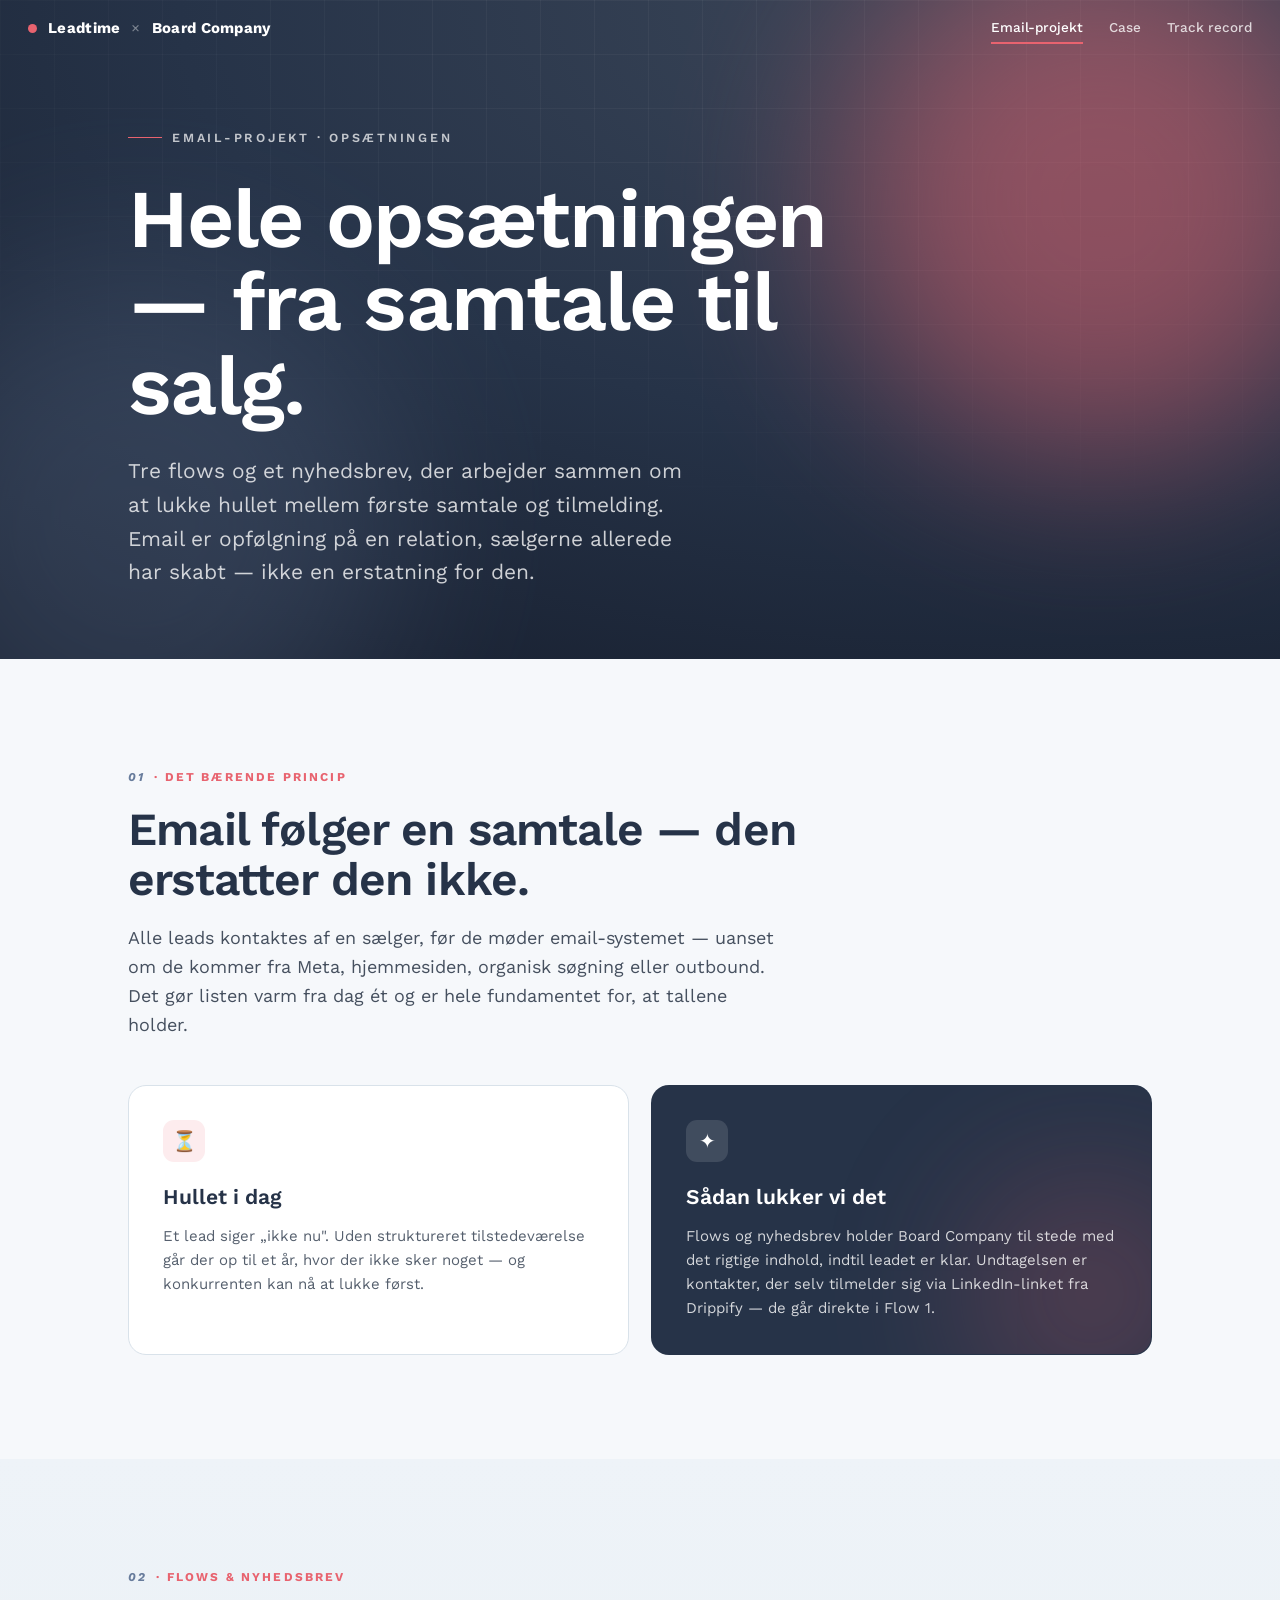
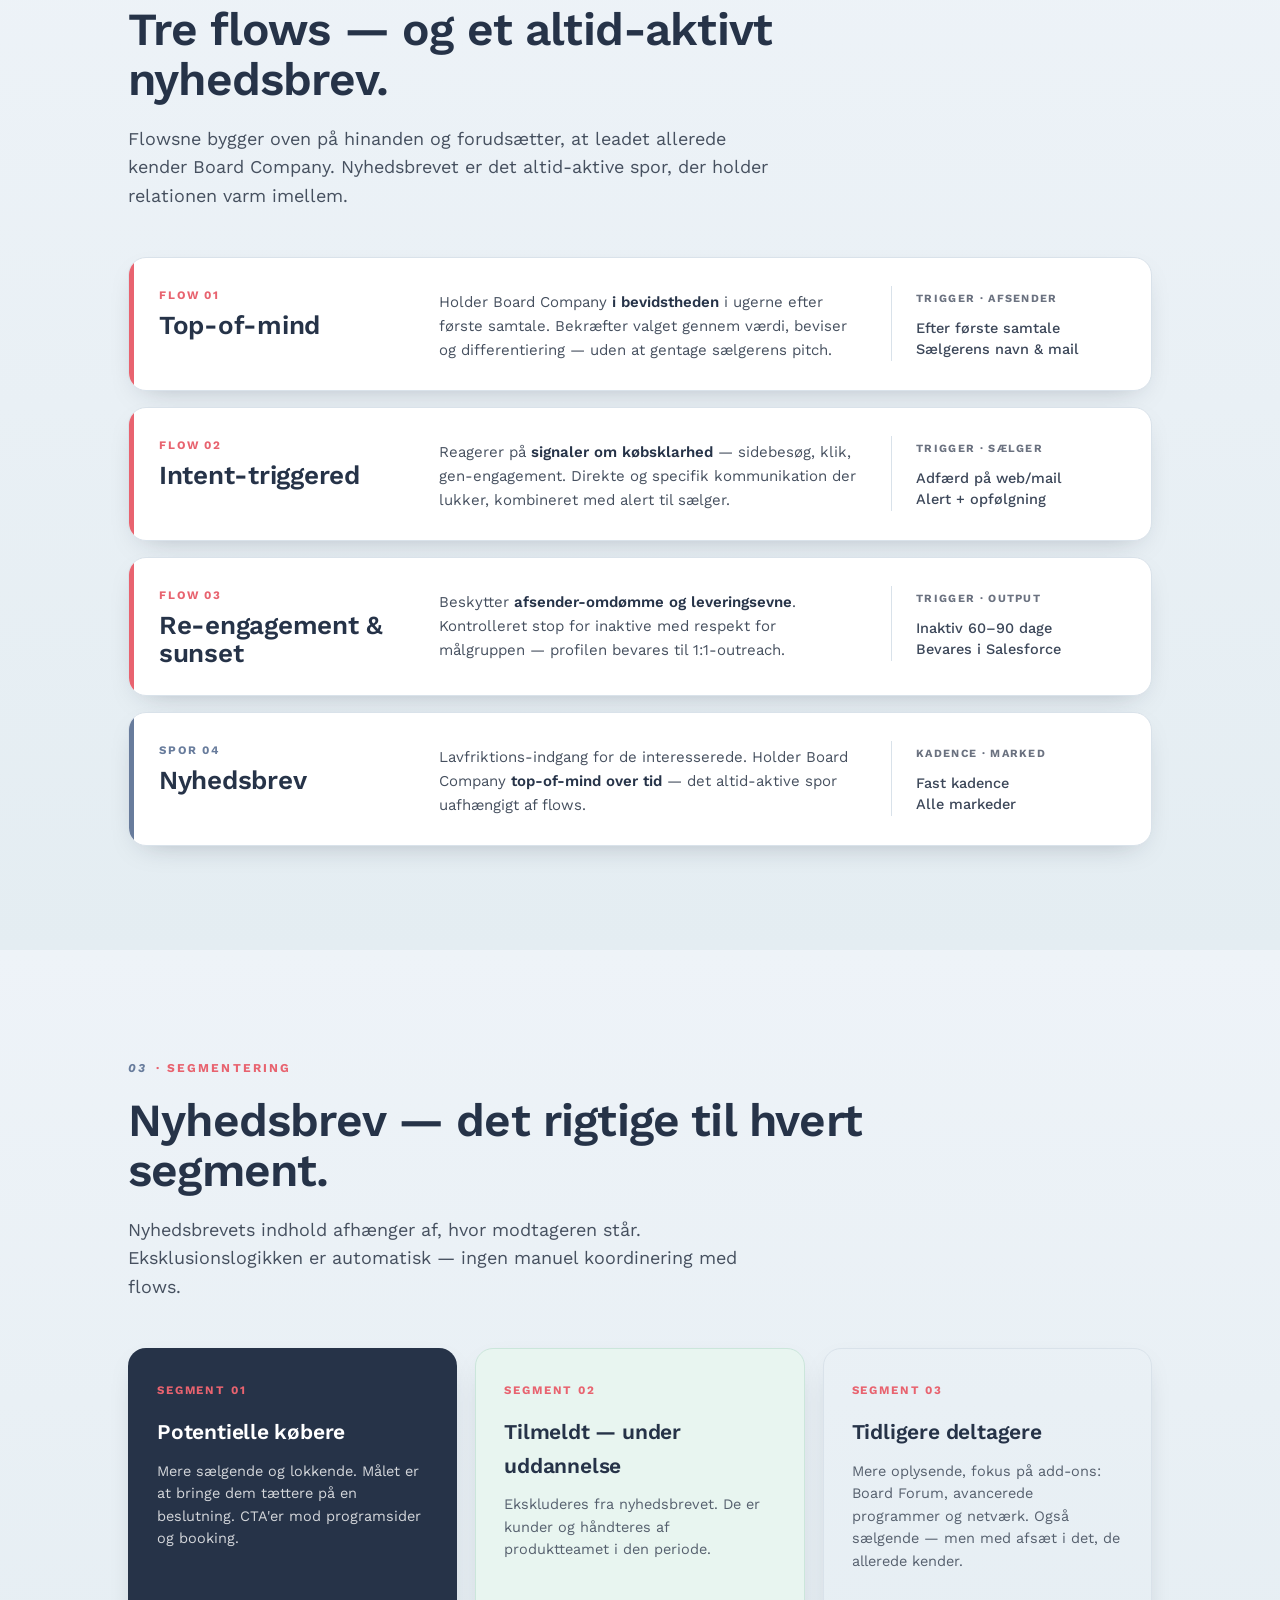
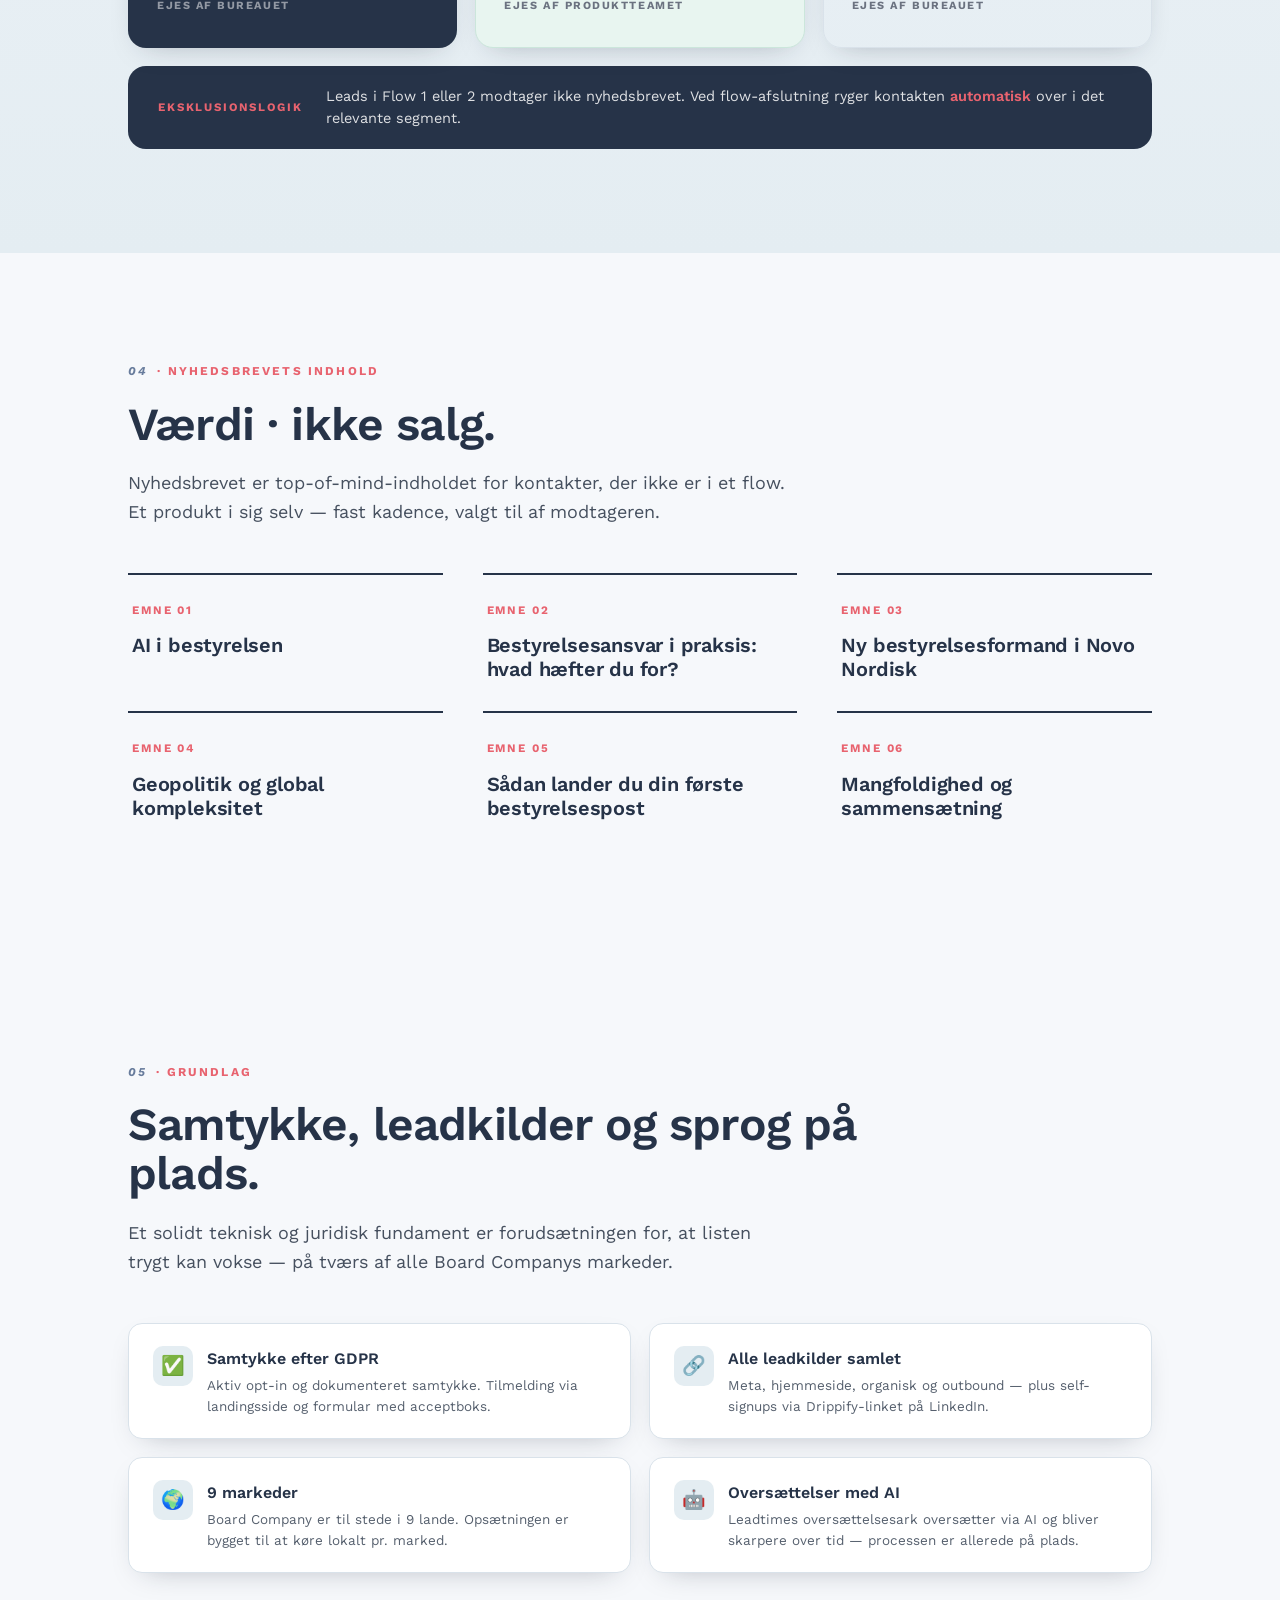
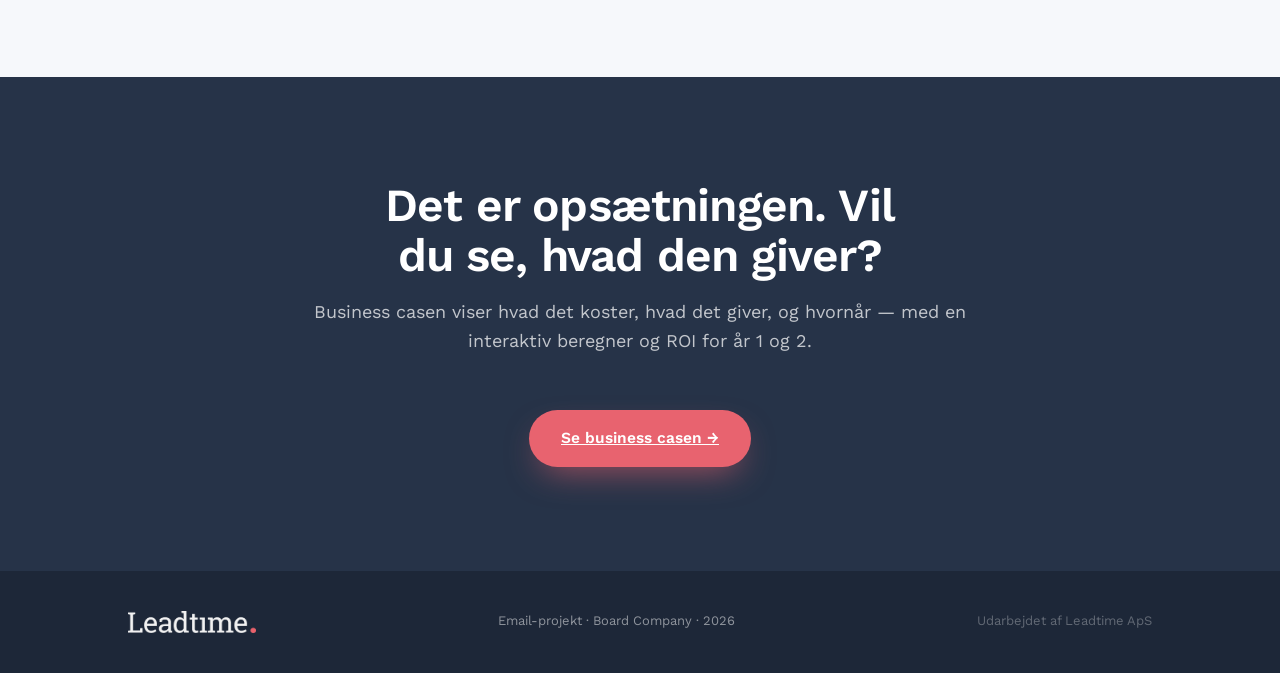
<file: email-projekt.html>
<!DOCTYPE html>
<html lang="da">
<head>
<meta charset="UTF-8">
<meta name="viewport" content="width=device-width, initial-scale=1.0">
<title>Email-projekt · Leadtime × Board Company</title>
<link rel="preconnect" href="https://fonts.googleapis.com">
<link rel="preconnect" href="https://fonts.gstatic.com" crossorigin>
<link href="https://fonts.googleapis.com/css2?family=Work+Sans:ital,wght@0,300;0,400;0,500;0,600;0,700;0,800;1,400;1,500;1,600&display=swap" rel="stylesheet">
<link rel="stylesheet" href="styles.css">
</head>
<body>

<div id="progress"></div>

<nav id="nav">
  <a href="index.html" class="nav-brand" style="text-decoration:none"><span class="nav-dot"></span> Leadtime <span style="opacity:.4;font-weight:400">×</span> Board Company</a>
  <div class="nav-links">
    <a href="email-projekt.html" class="active">Email-projekt</a>
    <a href="case.html">Case</a>
    <a href="track-record.html">Track record</a>
  </div>
</nav>

<header class="page-hero">
  <div class="hero-grid"></div>
  <div class="hero-glow c"></div>
  <div class="hero-glow g"></div>
  <div class="wrap">
    <div class="eyebrow reveal in"><span class="ln"></span> Email-projekt · Opsætningen</div>
    <h1 class="hero-title serif reveal in d1" style="max-width:15ch">Hele opsætningen — fra samtale til salg.</h1>
    <p class="hero-sub reveal in d2">Tre flows og et nyhedsbrev, der arbejder sammen om at lukke hullet mellem første samtale og tilmelding. Email er opfølgning på en relation, sælgerne allerede har skabt — ikke en erstatning for den.</p>
  </div>
</header>

<!-- 01 · Princippet -->
<section id="princip">
  <div class="wrap">
    <div class="sec-tag reveal"><span class="num">01</span> · Det bærende princip</div>
    <h2 class="sec-title serif reveal">Email følger en samtale — den erstatter den ikke.</h2>
    <p class="sec-lead reveal">Alle leads kontaktes af en sælger, før de møder email-systemet — uanset om de kommer fra Meta, hjemmesiden, organisk søgning eller outbound. Det gør listen varm fra dag ét og er hele fundamentet for, at tallene holder.</p>

    <div class="split">
      <div class="pcard bad reveal d1">
        <div class="ico">⏳</div>
        <h3>Hullet i dag</h3>
        <p>Et lead siger „ikke nu". Uden struktureret tilstedeværelse går der op til et år, hvor der ikke sker noget — og konkurrenten kan nå at lukke først.</p>
      </div>
      <div class="pcard good reveal d2">
        <div class="ico">✦</div>
        <h3>Sådan lukker vi det</h3>
        <p>Flows og nyhedsbrev holder Board Company til stede med det rigtige indhold, indtil leadet er klar. Undtagelsen er kontakter, der selv tilmelder sig via LinkedIn-linket fra Drippify — de går direkte i Flow 1.</p>
      </div>
    </div>
  </div>
</section>

<!-- 02 · De tre flows -->
<section id="flows" class="alt">
  <div class="wrap">
    <div class="sec-tag reveal"><span class="num">02</span> · Flows &amp; nyhedsbrev</div>
    <h2 class="sec-title serif reveal">Tre flows — og et altid-aktivt nyhedsbrev.</h2>
    <p class="sec-lead reveal">Flowsne bygger oven på hinanden og forudsætter, at leadet allerede kender Board Company. Nyhedsbrevet er det altid-aktive spor, der holder relationen varm imellem.</p>

    <div class="flowrows">
      <div class="flowrow reveal d1">
        <div class="flowrow-l"><div class="flowrow-k">Flow 01</div><h3 class="serif">Top-of-mind</h3></div>
        <div class="flowrow-d">Holder Board Company <b>i bevidstheden</b> i ugerne efter første samtale. Bekræfter valget gennem værdi, beviser og differentiering — uden at gentage sælgerens pitch.</div>
        <div class="flowrow-r"><div class="flowrow-rk">Trigger · Afsender</div><p>Efter første samtale<br>Sælgerens navn &amp; mail</p></div>
      </div>
      <div class="flowrow reveal d1">
        <div class="flowrow-l"><div class="flowrow-k">Flow 02</div><h3 class="serif">Intent-triggered</h3></div>
        <div class="flowrow-d">Reagerer på <b>signaler om købsklarhed</b> — sidebesøg, klik, gen-engagement. Direkte og specifik kommunikation der lukker, kombineret med alert til sælger.</div>
        <div class="flowrow-r"><div class="flowrow-rk">Trigger · Sælger</div><p>Adfærd på web/mail<br>Alert + opfølgning</p></div>
      </div>
      <div class="flowrow reveal d2">
        <div class="flowrow-l"><div class="flowrow-k">Flow 03</div><h3 class="serif">Re-engagement &amp; sunset</h3></div>
        <div class="flowrow-d">Beskytter <b>afsender-omdømme og leveringsevne</b>. Kontrolleret stop for inaktive med respekt for målgruppen — profilen bevares til 1:1-outreach.</div>
        <div class="flowrow-r"><div class="flowrow-rk">Trigger · Output</div><p>Inaktiv 60–90 dage<br>Bevares i Salesforce</p></div>
      </div>
      <div class="flowrow news reveal d2">
        <div class="flowrow-l"><div class="flowrow-k">Spor 04</div><h3 class="serif">Nyhedsbrev</h3></div>
        <div class="flowrow-d">Lavfriktions-indgang for de interesserede. Holder Board Company <b>top-of-mind over tid</b> — det altid-aktive spor uafhængigt af flows.</div>
        <div class="flowrow-r"><div class="flowrow-rk">Kadence · Marked</div><p>Fast kadence<br>Alle markeder</p></div>
      </div>
    </div>
  </div>
</section>

<!-- 03 · Nyhedsbrev · segmentering -->
<section id="segmenter" class="alt">
  <div class="wrap">
    <div class="sec-tag reveal"><span class="num">03</span> · Segmentering</div>
    <h2 class="sec-title serif reveal">Nyhedsbrev — det rigtige til hvert segment.</h2>
    <p class="sec-lead reveal">Nyhedsbrevets indhold afhænger af, hvor modtageren står. Eksklusionslogikken er automatisk — ingen manuel koordinering med flows.</p>

    <div class="segs">
      <div class="segcard dark reveal d1">
        <div class="segk">Segment 01</div>
        <h3>Potentielle købere</h3>
        <p>Mere sælgende og lokkende. Målet er at bringe dem tættere på en beslutning. CTA'er mod programsider og booking.</p>
        <div class="segowner">Ejes af bureauet</div>
      </div>
      <div class="segcard mint reveal d2">
        <div class="segk">Segment 02</div>
        <h3>Tilmeldt — under uddannelse</h3>
        <p>Ekskluderes fra nyhedsbrevet. De er kunder og håndteres af produktteamet i den periode.</p>
        <div class="segowner">Ejes af produktteamet</div>
      </div>
      <div class="segcard reveal d3">
        <div class="segk">Segment 03</div>
        <h3>Tidligere deltagere</h3>
        <p>Mere oplysende, fokus på add-ons: Board Forum, avancerede programmer og netværk. Også sælgende — men med afsæt i det, de allerede kender.</p>
        <div class="segowner">Ejes af bureauet</div>
      </div>
    </div>

    <div class="excl reveal">
      <span class="ek">Eksklusionslogik</span>
      <p>Leads i Flow 1 eller 2 modtager ikke nyhedsbrevet. Ved flow-afslutning ryger kontakten <b>automatisk</b> over i det relevante segment.</p>
    </div>
  </div>
</section>

<!-- 04 · Nyhedsbrevets indhold -->
<section id="indhold">
  <div class="wrap">
    <div class="sec-tag reveal"><span class="num">04</span> · Nyhedsbrevets indhold</div>
    <h2 class="sec-title serif reveal">Værdi · ikke salg.</h2>
    <p class="sec-lead reveal">Nyhedsbrevet er top-of-mind-indholdet for kontakter, der ikke er i et flow. Et produkt i sig selv — fast kadence, valgt til af modtageren.</p>

    <div class="emner">
      <div class="emne reveal d1"><div class="emk">Emne 01</div><h4>AI i bestyrelsen</h4></div>
      <div class="emne reveal d1"><div class="emk">Emne 02</div><h4>Bestyrelsesansvar i praksis: hvad hæfter du for?</h4></div>
      <div class="emne reveal d2"><div class="emk">Emne 03</div><h4>Ny bestyrelsesformand i Novo Nordisk</h4></div>
      <div class="emne reveal d1"><div class="emk">Emne 04</div><h4>Geopolitik og global kompleksitet</h4></div>
      <div class="emne reveal d2"><div class="emk">Emne 05</div><h4>Sådan lander du din første bestyrelsespost</h4></div>
      <div class="emne reveal d3"><div class="emk">Emne 06</div><h4>Mangfoldighed og sammensætning</h4></div>
    </div>
  </div>
</section>

<!-- 05 · Leadkilder, samtykke & sprog -->
<section id="grundlag">
  <div class="wrap">
    <div class="sec-tag reveal"><span class="num">05</span> · Grundlag</div>
    <h2 class="sec-title serif reveal">Samtykke, leadkilder og sprog på plads.</h2>
    <p class="sec-lead reveal">Et solidt teknisk og juridisk fundament er forudsætningen for, at listen trygt kan vokse — på tværs af alle Board Companys markeder.</p>

    <div class="feat-list">
      <div class="fitem reveal d1"><div class="fi">✅</div><div><h4>Samtykke efter GDPR</h4><p>Aktiv opt-in og dokumenteret samtykke. Tilmelding via landingsside og formular med acceptboks.</p></div></div>
      <div class="fitem reveal d1"><div class="fi">🔗</div><div><h4>Alle leadkilder samlet</h4><p>Meta, hjemmeside, organisk og outbound — plus self-signups via Drippify-linket på LinkedIn.</p></div></div>
      <div class="fitem reveal d2"><div class="fi">🌍</div><div><h4>9 markeder</h4><p>Board Company er til stede i 9 lande. Opsætningen er bygget til at køre lokalt pr. marked.</p></div></div>
      <div class="fitem reveal d2"><div class="fi">🤖</div><div><h4>Oversættelser med AI</h4><p>Leadtimes oversættelsesark oversætter via AI og bliver skarpere over tid — processen er allerede på plads.</p></div></div>
    </div>
  </div>
</section>

<!-- CTA -->
<section class="dark-sec" style="text-align:center">
  <div class="wrap">
    <h2 class="sec-title serif reveal" style="margin:0 auto 18px;max-width:18ch">Det er opsætningen. Vil du se, hvad den giver?</h2>
    <p class="sec-lead reveal" style="margin:0 auto 36px">Business casen viser hvad det koster, hvad det giver, og hvornår — med en interaktiv beregner og ROI for år 1 og 2.</p>
    <a class="hub-go reveal d1" href="case.html" style="display:inline-flex;background:var(--coral);color:#fff;padding:16px 32px;border-radius:40px;font-size:15.5px;box-shadow:0 14px 34px -12px rgba(232,99,111,.7)">Se business casen →</a>
  </div>
</section>

<footer>
  <div class="wrap foot-inner">
    <img src="lt-white.png" alt="Leadtime" style="height:22px">
    <span>Email-projekt · Board Company · 2026</span>
    <span style="opacity:.6">Udarbejdet af Leadtime ApS</span>
  </div>
</footer>

<script>
  const nav=document.getElementById('nav'),prog=document.getElementById('progress');
  function onScroll(){const h=document.documentElement;const sc=h.scrollTop/(h.scrollHeight-h.clientHeight||1);prog.style.width=(sc*100)+'%';nav.classList.toggle('scrolled',h.scrollTop>40);}
  window.addEventListener('scroll',onScroll,{passive:true});onScroll();
  const io=new IntersectionObserver((es)=>{es.forEach(e=>{if(e.isIntersecting){e.target.classList.add('in');io.unobserve(e.target);}});},{threshold:.16});
  document.querySelectorAll('.reveal').forEach(el=>{if(!el.classList.contains('in'))io.observe(el);});
</script>
</body>
</html>
</file>
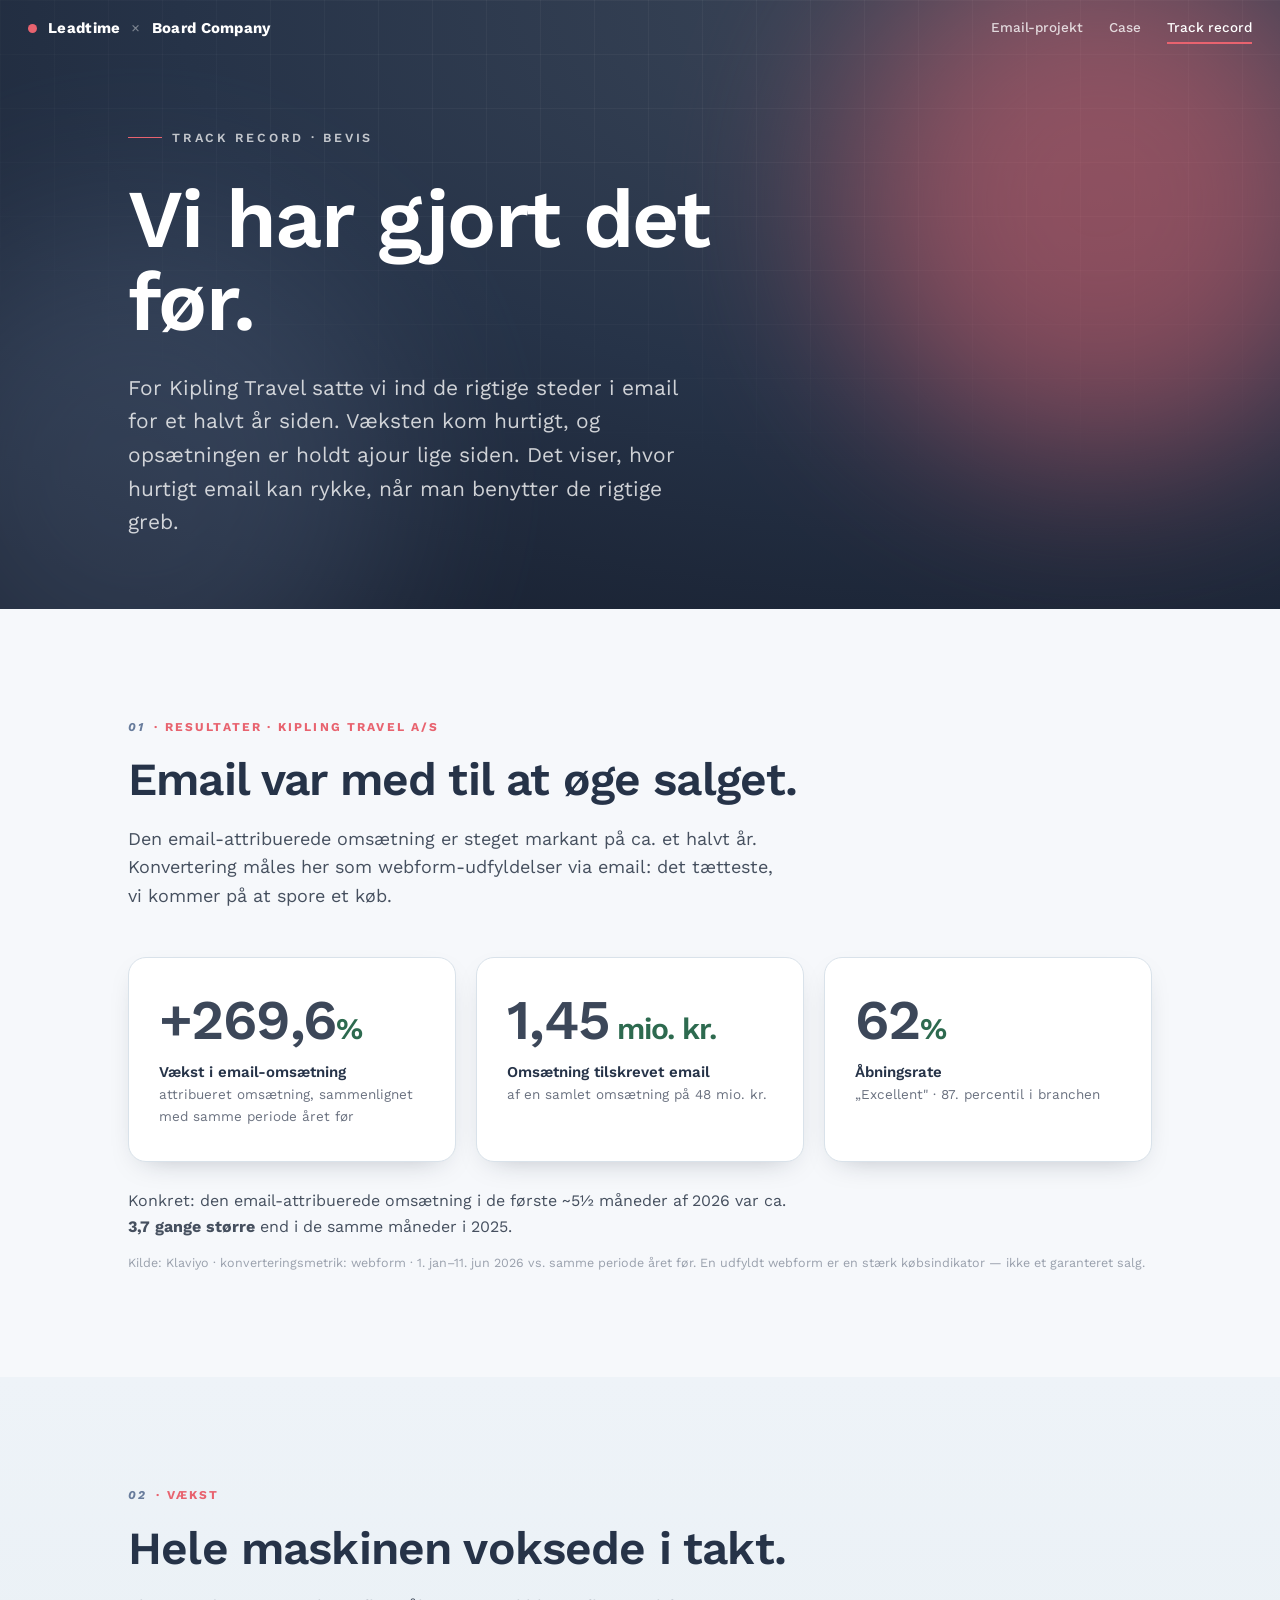
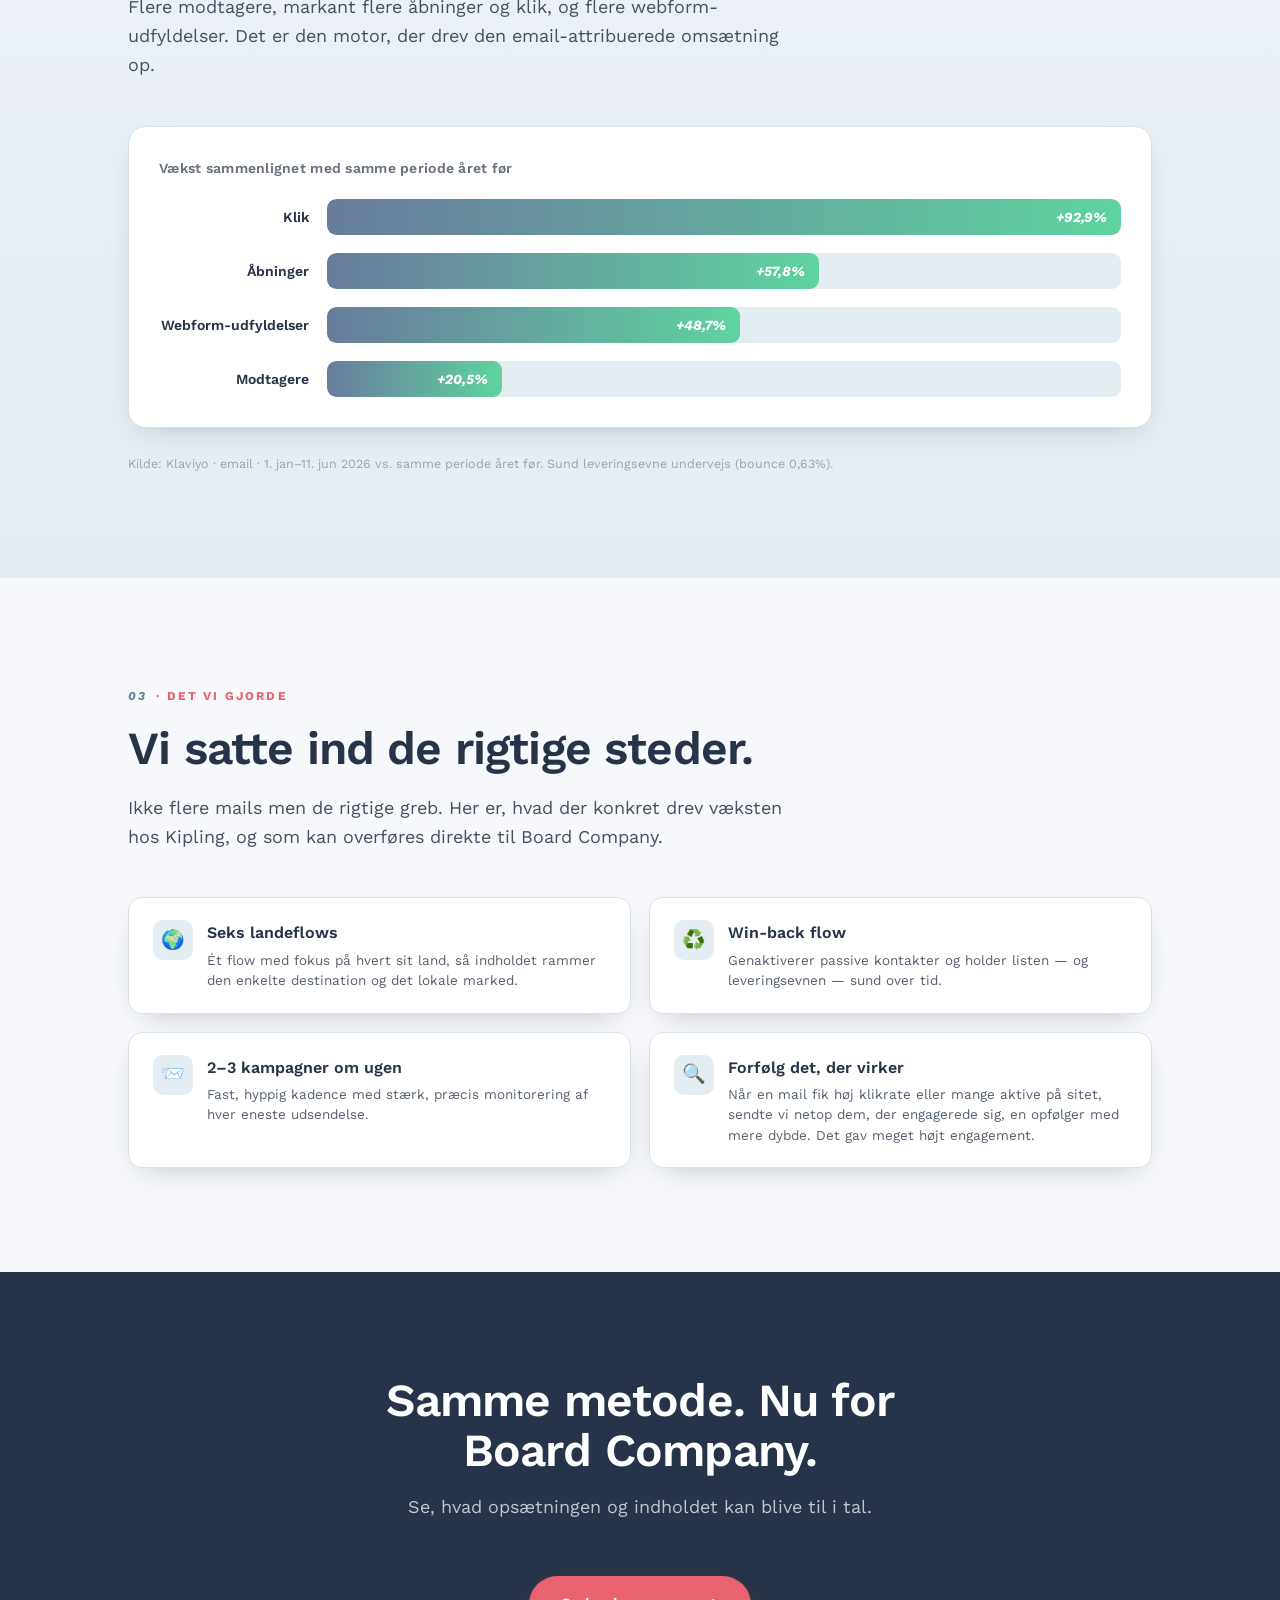
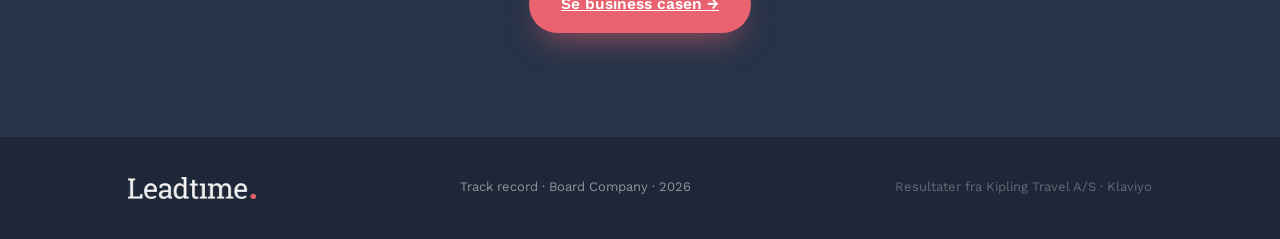
<file: track-record.html>
<!DOCTYPE html>
<html lang="da">
<head>
<meta charset="UTF-8">
<meta name="viewport" content="width=device-width, initial-scale=1.0">
<title>Track record · Leadtime × Board Company</title>
<link rel="preconnect" href="https://fonts.googleapis.com">
<link rel="preconnect" href="https://fonts.gstatic.com" crossorigin>
<link href="https://fonts.googleapis.com/css2?family=Work+Sans:ital,wght@0,300;0,400;0,500;0,600;0,700;0,800;1,400;1,500;1,600&display=swap" rel="stylesheet">
<link rel="stylesheet" href="styles.css">
</head>
<body>

<div id="progress"></div>

<nav id="nav">
  <a href="index.html" class="nav-brand" style="text-decoration:none"><span class="nav-dot"></span> Leadtime <span style="opacity:.4;font-weight:400">×</span> Board Company</a>
  <div class="nav-links">
    <a href="email-projekt.html">Email-projekt</a>
    <a href="case.html">Case</a>
    <a href="track-record.html" class="active">Track record</a>
  </div>
</nav>

<header class="page-hero">
  <div class="hero-grid"></div>
  <div class="hero-glow c"></div>
  <div class="hero-glow g"></div>
  <div class="wrap">
    <div class="eyebrow reveal in"><span class="ln"></span> Track record · Bevis</div>
    <h1 class="hero-title serif reveal in d1" style="max-width:14ch">Vi har gjort det før.</h1>
    <p class="hero-sub reveal in d2">For Kipling Travel satte vi ind de rigtige steder i email for et halvt år siden. Væksten kom hurtigt, og opsætningen er holdt ajour lige siden. Det viser, hvor hurtigt email kan rykke, når man benytter de rigtige greb.</p>
  </div>
</header>

<!-- 01 · Resultater -->
<section id="resultater">
  <div class="wrap">
    <div class="sec-tag reveal"><span class="num">01</span> · Resultater · Kipling Travel A/S</div>
    <h2 class="sec-title serif reveal">Email var med til at øge salget.</h2>
    <p class="sec-lead reveal">Den email-attribuerede omsætning er steget markant på ca. et halvt år. Konvertering måles her som webform-udfyldelser via email: det tætteste, vi kommer på at spore et køb.</p>

    <div class="stats">
      <div class="stat reveal d1">
        <div class="big">+269,6<span class="suf">%</span></div>
        <div class="lbl">Vækst i email-omsætning</div>
        <div class="sub">attribueret omsætning, sammenlignet med samme periode året før</div>
      </div>
      <div class="stat reveal d2">
        <div class="big">1,45<span class="suf"> mio. kr.</span></div>
        <div class="lbl">Omsætning tilskrevet email</div>
        <div class="sub">af en samlet omsætning på 48 mio. kr.</div>
      </div>
      <div class="stat reveal d3">
        <div class="big">62<span class="suf">%</span></div>
        <div class="lbl">Åbningsrate</div>
        <div class="sub">„Excellent" · 87. percentil i branchen</div>
      </div>
    </div>
    <p class="sec-lead reveal d2" style="margin:26px 0 0;font-size:16px">Konkret: den email-attribuerede omsætning i de første ~5½ måneder af 2026 var ca. <b>3,7 gange større</b> end i de samme måneder i 2025.</p>
    <p class="src reveal">Kilde: Klaviyo · konverteringsmetrik: webform · 1. jan–11. jun 2026 vs. samme periode året før. En udfyldt webform er en stærk købsindikator — ikke et garanteret salg.</p>
  </div>
</section>

<!-- 02 · Tallene i detaljer -->
<section id="tal" class="alt">
  <div class="wrap">
    <div class="sec-tag reveal"><span class="num">02</span> · Vækst</div>
    <h2 class="sec-title serif reveal">Hele maskinen voksede i takt.</h2>
    <p class="sec-lead reveal">Flere modtagere, markant flere åbninger og klik, og flere webform-udfyldelser. Det er den motor, der drev den email-attribuerede omsætning op.</p>

    <div class="barchart reveal d1">
      <div class="bc-head">Vækst sammenlignet med samme periode året før</div>
      <div class="bc-row"><span class="bc-lbl">Klik</span><div class="bc-track"><i class="bc-bar" style="--w:100%;transition-delay:0s"><b>+92,9%</b></i></div></div>
      <div class="bc-row"><span class="bc-lbl">Åbninger</span><div class="bc-track"><i class="bc-bar" style="--w:62%;transition-delay:.1s"><b>+57,8%</b></i></div></div>
      <div class="bc-row"><span class="bc-lbl">Webform-udfyldelser</span><div class="bc-track"><i class="bc-bar" style="--w:52%;transition-delay:.2s"><b>+48,7%</b></i></div></div>
      <div class="bc-row"><span class="bc-lbl">Modtagere</span><div class="bc-track"><i class="bc-bar" style="--w:22%;transition-delay:.3s"><b>+20,5%</b></i></div></div>
    </div>

    <p class="src reveal">Kilde: Klaviyo · email · 1. jan–11. jun 2026 vs. samme periode året før. Sund leveringsevne undervejs (bounce 0,63%).</p>
  </div>
</section>

<!-- 03 · Sådan gjorde vi -->
<section id="metode">
  <div class="wrap">
    <div class="sec-tag reveal"><span class="num">03</span> · Det vi gjorde</div>
    <h2 class="sec-title serif reveal">Vi satte ind de rigtige steder.</h2>
    <p class="sec-lead reveal">Ikke flere mails men de rigtige greb. Her er, hvad der konkret drev væksten hos Kipling, og som kan overføres direkte til Board Company.</p>

    <div class="feat-list">
      <div class="fitem reveal d1"><div class="fi">🌍</div><div><h4>Seks landeflows</h4><p>Ét flow med fokus på hvert sit land, så indholdet rammer den enkelte destination og det lokale marked.</p></div></div>
      <div class="fitem reveal d1"><div class="fi">♻️</div><div><h4>Win-back flow</h4><p>Genaktiverer passive kontakter og holder listen — og leveringsevnen — sund over tid.</p></div></div>
      <div class="fitem reveal d2"><div class="fi">📨</div><div><h4>2–3 kampagner om ugen</h4><p>Fast, hyppig kadence med stærk, præcis monitorering af hver eneste udsendelse.</p></div></div>
      <div class="fitem reveal d2"><div class="fi">🔍</div><div><h4>Forfølg det, der virker</h4><p>Når en mail fik høj klikrate eller mange aktive på sitet, sendte vi netop dem, der engagerede sig, en opfølger med mere dybde. Det gav meget højt engagement.</p></div></div>
    </div>
  </div>
</section>

<!-- CTA -->
<section class="dark-sec" style="text-align:center">
  <div class="wrap">
    <h2 class="sec-title serif reveal" style="margin:0 auto 18px;max-width:18ch">Samme metode. Nu for Board Company.</h2>
    <p class="sec-lead reveal" style="margin:0 auto 36px">Se, hvad opsætningen og indholdet kan blive til i tal.</p>
    <a class="hub-go reveal d1" href="case.html" style="display:inline-flex;background:var(--coral);color:#fff;padding:16px 32px;border-radius:40px;font-size:15.5px;box-shadow:0 14px 34px -12px rgba(232,99,111,.7)">Se business casen →</a>
  </div>
</section>

<footer>
  <div class="wrap foot-inner">
    <img src="lt-white.png" alt="Leadtime" style="height:22px">
    <span>Track record · Board Company · 2026</span>
    <span style="opacity:.6">Resultater fra Kipling Travel A/S · Klaviyo</span>
  </div>
</footer>

<script>
  const nav=document.getElementById('nav'),prog=document.getElementById('progress');
  function onScroll(){const h=document.documentElement;const sc=h.scrollTop/(h.scrollHeight-h.clientHeight||1);prog.style.width=(sc*100)+'%';nav.classList.toggle('scrolled',h.scrollTop>40);}
  window.addEventListener('scroll',onScroll,{passive:true});onScroll();
  const io=new IntersectionObserver((es)=>{es.forEach(e=>{if(e.isIntersecting){e.target.classList.add('in');io.unobserve(e.target);}});},{threshold:.16});
  document.querySelectorAll('.reveal').forEach(el=>{if(!el.classList.contains('in'))io.observe(el);});
</script>
</body>
</html>
</file>
<file: styles.css>
:root{
    --navy:#3C4759;          /* Board Company wordmark navy */
    --ink:#263348;           /* deep ink */
    --navy-deep:#263348;
    --slate:#687C9C;
    --board-red:#BA0042;
    --coral:#E8636F;         /* Leadtime accent dot */
    --coral-dark:#d8434f;
    --gold:#687C9C;          /* brand slate (replaces gold) */
    --green:#2D6A4F;         /* positive / ROI */
    --money:#5FD3A0;         /* positive revenue (green, reads as gain) */
    --green-soft:#E8F5F0;
    --cream:#F6F8FB;
    --cream-2:#E4EDF2;
    --paper:#FFFFFF;
    --line:#D9E2EA;
    --muted:#6B7280;
    --muted-2:#9aa1ad;
    --shadow:0 24px 60px -28px rgba(27,35,52,.45);
    --shadow-sm:0 10px 30px -16px rgba(27,35,52,.35);
    --r:18px;
  }
  *{box-sizing:border-box;margin:0;padding:0}
  html{scroll-behavior:smooth}
  body{
    font-family:'Work Sans',-apple-system,BlinkMacSystemFont,'Segoe UI',sans-serif;
    background:var(--cream);
    color:var(--ink);
    line-height:1.6;
    -webkit-font-smoothing:antialiased;
    overflow-x:hidden;
  }
  .serif{font-family:'Work Sans',sans-serif;font-weight:600;letter-spacing:-.015em;}
  .wrap{max-width:1080px;margin:0 auto;padding:0 28px;}

  /* ---------- Progress + Nav ---------- */
  #progress{position:fixed;top:0;left:0;height:3px;width:0%;background:linear-gradient(90deg,var(--coral),var(--gold));z-index:200;transition:width .1s linear;}
  nav{position:fixed;top:0;left:0;right:0;z-index:150;display:flex;align-items:center;justify-content:space-between;
      padding:16px 28px;transition:all .35s ease;}
  nav.scrolled{background:rgba(250,248,244,.86);backdrop-filter:blur(14px);box-shadow:0 1px 0 rgba(27,35,52,.06);padding:11px 28px;}
  .nav-brand{display:flex;align-items:center;gap:11px;font-weight:700;letter-spacing:.02em;color:#fff;font-size:15px;transition:color .35s;}
  nav.scrolled .nav-brand{color:var(--navy);}
  .nav-dot{width:9px;height:9px;border-radius:50%;background:var(--coral);}
  .nav-links{display:flex;gap:26px;}
  .nav-links a{color:#fff;text-decoration:none;font-size:13.5px;font-weight:500;opacity:.78;transition:opacity .2s,color .35s;position:relative;}
  nav.scrolled .nav-links a{color:var(--navy);opacity:.7;}
  .nav-links a:hover{opacity:1;}
  .nav-links a::after{content:'';position:absolute;left:0;bottom:-5px;height:2px;width:0;background:var(--coral);transition:width .25s;}
  .nav-links a:hover::after{width:100%;}
  .nav-links a.active{opacity:1;}
  .nav-links a.active::after{width:100%;}
  @media(max-width:760px){.nav-links{display:none}}

  /* ---------- Hero ---------- */
  header.hero{
    min-height:100vh;display:flex;flex-direction:column;justify-content:center;
    position:relative;color:#fff;overflow:hidden;
    background:radial-gradient(120% 120% at 80% 0%,#3C4759 0%,var(--ink) 55%,#182030 100%);
  }
  .hero-grid{position:absolute;inset:0;background-image:linear-gradient(rgba(255,255,255,.04) 1px,transparent 1px),linear-gradient(90deg,rgba(255,255,255,.04) 1px,transparent 1px);background-size:54px 54px;mask-image:radial-gradient(120% 90% at 70% 10%,#000 30%,transparent 80%);}
  .hero-glow{position:absolute;width:520px;height:520px;border-radius:50%;filter:blur(90px);opacity:.5;}
  .hero-glow.c{background:var(--coral);right:-80px;top:-60px;}
  .hero-glow.g{background:var(--gold);left:-120px;bottom:-120px;opacity:.28;}
  .hero-inner{position:relative;z-index:2;width:100%;}
  .eyebrow{display:inline-flex;align-items:center;gap:10px;font-size:12.5px;font-weight:600;letter-spacing:.22em;text-transform:uppercase;color:rgba(255,255,255,.72);margin-bottom:30px;}
  .eyebrow .ln{width:34px;height:1px;background:var(--coral);}
  h1.hero-title{font-weight:600;font-size:clamp(40px,7vw,82px);line-height:1.02;letter-spacing:-.02em;margin-bottom:26px;}
  h1.hero-title .accent{color:var(--gold);font-style:italic;}
  .hero-sub{font-size:clamp(17px,2.2vw,21px);max-width:560px;color:rgba(255,255,255,.78);font-weight:400;}
  .hero-tagline{margin-top:8px;font-size:14px;letter-spacing:.04em;color:rgba(255,255,255,.55);}
  .hero-meta{display:flex;gap:40px;margin-top:54px;flex-wrap:wrap;}
  .hero-meta .item{}
  .hero-meta .k{font-size:12px;letter-spacing:.14em;text-transform:uppercase;color:rgba(255,255,255,.45);margin-bottom:6px;}
  .hero-meta .v{font-size:15.5px;font-weight:600;color:#fff;}
  .scroll-cue{position:absolute;bottom:30px;left:50%;transform:translateX(-50%);z-index:3;color:rgba(255,255,255,.5);font-size:11px;letter-spacing:.2em;text-transform:uppercase;display:flex;flex-direction:column;align-items:center;gap:10px;}
  .scroll-cue .mouse{width:22px;height:34px;border:1.5px solid rgba(255,255,255,.4);border-radius:12px;position:relative;}
  .scroll-cue .mouse::after{content:'';position:absolute;left:50%;top:7px;transform:translateX(-50%);width:3px;height:6px;border-radius:2px;background:rgba(255,255,255,.7);animation:wheel 1.6s infinite;}
  @keyframes wheel{0%{opacity:0;transform:translate(-50%,0)}30%{opacity:1}70%{opacity:1}100%{opacity:0;transform:translate(-50%,9px)}}

  /* logos co-brand line */
  .cobrand{display:flex;align-items:center;gap:18px;margin-top:60px;}
  .lt-logo{font-family:'Work Sans',sans-serif;font-weight:600;font-size:23px;color:#fff;letter-spacing:.01em;display:inline-flex;align-items:baseline;}
  .lt-logo .d{color:var(--coral);}
  .cobrand .x{color:rgba(255,255,255,.4);font-size:14px;}
  .bc-logo{font-family:'Work Sans',sans-serif;font-weight:600;font-size:18px;letter-spacing:.16em;color:rgba(255,255,255,.85);}

  /* ---------- Section scaffolding ---------- */
  section{padding:104px 0;position:relative;}
  .sec-tag{display:inline-flex;align-items:center;gap:9px;font-size:12px;font-weight:700;letter-spacing:.18em;text-transform:uppercase;color:var(--coral);margin-bottom:18px;}
  .sec-tag .num{font-family:'Work Sans',sans-serif;font-style:italic;color:var(--gold);}
  h2.sec-title{font-weight:600;font-size:clamp(30px,4.6vw,46px);line-height:1.08;letter-spacing:-.018em;color:var(--ink);margin-bottom:20px;max-width:760px;}
  .sec-lead{font-size:18px;color:#46505f;max-width:660px;margin-bottom:46px;}
  .alt{background:linear-gradient(180deg,#EEF3F8,#E4EDF2);}
  .dark-sec{background:var(--ink);color:#fff;}
  .dark-sec h2.sec-title{color:#fff;}
  .dark-sec .sec-lead{color:rgba(255,255,255,.72);}

  /* reveal */
  .reveal{opacity:0;transform:translateY(28px);transition:opacity .7s cubic-bezier(.2,.7,.2,1),transform .7s cubic-bezier(.2,.7,.2,1);}
  .reveal.in{opacity:1;transform:none;}
  .reveal.d1{transition-delay:.08s}.reveal.d2{transition-delay:.16s}.reveal.d3{transition-delay:.24s}.reveal.d4{transition-delay:.32s}

  /* ---------- Stat cards ---------- */
  .stats{display:grid;grid-template-columns:repeat(3,1fr);gap:20px;}
  .stat{background:var(--paper);border:1px solid var(--line);border-radius:var(--r);padding:34px 30px;position:relative;overflow:hidden;box-shadow:var(--shadow-sm);transition:transform .35s,box-shadow .35s;}
  .stat:hover{transform:translateY(-6px);box-shadow:var(--shadow);}
  .stat::before{content:'';position:absolute;top:0;left:0;right:0;height:4px;background:linear-gradient(90deg,var(--gold),var(--coral));transform:scaleX(0);transform-origin:left;transition:transform .5s;}
  .stat:hover::before{transform:scaleX(1);}
  .stat .big{font-family:'Work Sans',sans-serif;font-weight:600;font-size:56px;line-height:1;color:var(--navy);letter-spacing:-.02em;}
  .stat .big .suf{font-size:30px;color:var(--green);}
  .stat .lbl{margin-top:12px;font-weight:600;font-size:15px;color:var(--ink);}
  .stat .sub{font-size:13.5px;color:var(--muted);}
  @media(max-width:760px){.stats{grid-template-columns:1fr}}
  /* equation / regnestykke */
  .eqn{display:flex;align-items:stretch;gap:12px;flex-wrap:wrap;}
  .eqbox{flex:1 1 158px;min-width:146px;background:var(--paper);border:1px solid var(--line);border-radius:var(--r);padding:24px 22px;box-shadow:var(--shadow-sm);display:flex;flex-direction:column;justify-content:center;transition:transform .35s,box-shadow .35s;}
  .eqbox:hover{transform:translateY(-4px);box-shadow:var(--shadow);}
  .eqbox.accent{border-color:#cdd9e6;background:linear-gradient(180deg,#fff,#eef3f9);}
  .eqbox.dark{background:var(--ink);border-color:transparent;}
  .eqbox.dark .eqlbl{color:#fff;}
  .eqbox.dark .eqsub{color:rgba(255,255,255,.6);}
  .eqv{font-family:'Work Sans',sans-serif;font-weight:600;font-size:42px;line-height:1;color:var(--navy);letter-spacing:-.02em;display:flex;align-items:baseline;}
  .eqbox.dark .eqv{color:#fff;}
  .eqv .pre{font-size:27px;color:var(--slate);margin-right:1px;}
  .eqbox.dark .eqv .pre{color:rgba(255,255,255,.6);}
  .eqlbl{margin-top:12px;font-weight:600;font-size:13.5px;color:var(--ink);}
  .eqsub{font-size:12px;color:var(--muted);margin-top:3px;line-height:1.35;}
  .eqop{flex:0 0 auto;display:flex;flex-direction:column;align-items:center;justify-content:center;font-family:'Work Sans',sans-serif;font-weight:600;font-size:24px;color:var(--slate);gap:5px;min-width:30px;}
  .eqop small{font-size:11px;font-weight:600;color:var(--muted);white-space:nowrap;}
  @media(max-width:820px){.eqn{flex-direction:column}.eqop{flex-direction:row;gap:8px;padding:2px 0}.eqbox{flex:1 1 auto}}

  /* ---------- Problem split ---------- */
  .split{display:grid;grid-template-columns:1fr 1fr;gap:22px;}
  .pcard{border-radius:var(--r);padding:34px;border:1px solid var(--line);}
  .pcard.bad{background:#fff;}
  .pcard.good{background:var(--ink);color:#fff;border-color:transparent;position:relative;overflow:hidden;}
  .pcard.good::after{content:'';position:absolute;width:240px;height:240px;border-radius:50%;background:var(--coral);filter:blur(80px);opacity:.25;right:-60px;bottom:-60px;}
  .pcard .ico{width:42px;height:42px;border-radius:11px;display:flex;align-items:center;justify-content:center;font-size:20px;margin-bottom:18px;}
  .pcard.bad .ico{background:#fdecee;color:var(--coral-dark);}
  .pcard.good .ico{background:rgba(255,255,255,.12);}
  .pcard h3{font-family:'Work Sans',sans-serif;font-weight:600;font-size:21px;margin-bottom:10px;}
  .pcard.bad h3{color:var(--ink);}
  .pcard p{font-size:15px;}
  .pcard.bad p{color:#56606e;}
  .pcard.good p{color:rgba(255,255,255,.8);position:relative;z-index:1;}
  @media(max-width:680px){.split{grid-template-columns:1fr}}

  /* ---------- Pipeline funnel ---------- */
  .funnel{display:flex;flex-direction:column;gap:14px;margin-top:10px;}
  .frow{display:grid;grid-template-columns:200px 1fr;gap:22px;align-items:center;}
  .frow .flabel{text-align:right;}
  .frow .flabel .t{font-weight:600;font-size:15px;color:var(--ink);}
  .frow .flabel .s{font-size:12.5px;color:var(--muted);}
  .fbar-track{position:relative;height:62px;}
  .fbar{height:100%;border-radius:12px;display:flex;align-items:center;padding:0 22px;color:#fff;font-weight:700;
        background:linear-gradient(90deg,var(--navy),#3c4a60);transform-origin:left;transform:scaleX(0);transition:transform 1s cubic-bezier(.2,.7,.2,1);box-shadow:var(--shadow-sm);}
  .fbar .fval{font-family:'Work Sans',sans-serif;font-size:22px;}
  .frow:nth-child(1) .fbar{width:100%}
  .frow:nth-child(2) .fbar{width:54%;background:linear-gradient(90deg,#3c4a60,#586a85)}
  .frow:nth-child(3) .fbar{width:38%;background:linear-gradient(90deg,#586a85,var(--gold))}
  .frow:nth-child(4) .fbar{width:80%;background:var(--slate)}
  .funnel.in .fbar{transform:scaleX(1);}
  .funnel.in .frow:nth-child(2) .fbar{transition-delay:.15s}
  .funnel.in .frow:nth-child(3) .fbar{transition-delay:.3s}
  .funnel.in .frow:nth-child(4) .fbar{transition-delay:.45s}
  @media(max-width:680px){.frow{grid-template-columns:1fr;gap:6px}.frow .flabel{text-align:left}.fbar-track{height:54px}}
  .warm-note{margin-top:34px;background:var(--green-soft);border:1px solid #cbe6db;border-left:4px solid var(--green);border-radius:14px;padding:22px 26px;display:flex;gap:16px;align-items:flex-start;}
  .warm-note .ico{font-size:22px;}
  .warm-note p{font-size:15px;color:#234b3c;}
  .warm-note b{color:var(--green);}

  /* ---------- Calculator ---------- */
  .calc{background:var(--paper);border-radius:24px;box-shadow:var(--shadow);border:1px solid var(--line);overflow:hidden;display:grid;grid-template-columns:1fr 1.05fr;}
  .calc-controls{padding:42px 40px;border-right:1px solid var(--line);}
  .calc-controls h3{font-family:'Work Sans',sans-serif;font-size:22px;font-weight:600;margin-bottom:6px;color:var(--ink);}
  .calc-controls .hint{font-size:13.5px;color:var(--muted);margin-bottom:30px;}
  .ctrl{margin-bottom:30px;}
  .ctrl .crow{display:flex;justify-content:space-between;align-items:baseline;margin-bottom:12px;}
  .ctrl label{font-weight:600;font-size:14.5px;color:var(--ink);}
  .ctrl .cval{font-family:'Work Sans',sans-serif;font-weight:600;font-size:21px;color:var(--coral);}
  input[type=range]{-webkit-appearance:none;width:100%;height:6px;border-radius:6px;background:var(--cream-2);outline:none;}
  input[type=range]::-webkit-slider-thumb{-webkit-appearance:none;width:24px;height:24px;border-radius:50%;background:#fff;border:5px solid var(--coral);cursor:pointer;box-shadow:0 3px 10px rgba(236,91,103,.4);transition:transform .15s;}
  input[type=range]::-webkit-slider-thumb:hover{transform:scale(1.12);}
  input[type=range]::-moz-range-thumb{width:24px;height:24px;border-radius:50%;background:#fff;border:5px solid var(--coral);cursor:pointer;}
  .ticks{display:flex;justify-content:space-between;font-size:11.5px;color:var(--muted-2);margin-top:9px;}
  .presets{display:flex;gap:8px;margin-top:6px;}
  .preset{flex:1;border:1px solid var(--line);background:#fff;border-radius:10px;padding:9px 6px;font-size:12.5px;font-weight:600;color:var(--navy);cursor:pointer;transition:all .2s;text-align:center;}
  .preset:hover{border-color:var(--coral);}
  .preset.active{background:var(--ink);color:#fff;border-color:var(--ink);}
  .preset small{display:block;font-weight:500;font-size:10.5px;opacity:.65;margin-top:2px;}

  .calc-result{padding:42px 40px;background:linear-gradient(165deg,#3C4759,#263348);color:#fff;position:relative;overflow:hidden;}
  .calc-result::after{content:'';position:absolute;width:300px;height:300px;border-radius:50%;background:var(--coral);filter:blur(100px);opacity:.22;right:-90px;top:-70px;}
  .calc-result .rl{position:relative;z-index:1;}
  .calc-result .rk{font-size:12px;letter-spacing:.16em;text-transform:uppercase;color:rgba(255,255,255,.5);}
  .res-rev{font-family:'Work Sans',sans-serif;font-weight:600;font-size:clamp(44px,6vw,62px);line-height:1.02;margin:6px 0 2px;letter-spacing:-.02em;color:var(--money);}
  .res-rev .kr{font-size:26px;color:var(--money);}
  .res-mini{display:grid;grid-template-columns:1fr 1fr;gap:14px;margin-top:30px;}
  .rmini{background:rgba(255,255,255,.07);border:1px solid rgba(255,255,255,.1);border-radius:14px;padding:18px 20px;}
  .rmini .v{font-family:'Work Sans',sans-serif;font-size:27px;font-weight:600;}
  .rmini .l{font-size:12.5px;color:rgba(255,255,255,.6);margin-top:3px;}
  .res-bar-wrap{margin-top:30px;}
  .res-bar-lbl{display:flex;justify-content:space-between;font-size:12.5px;color:rgba(255,255,255,.6);margin-bottom:8px;}
  .res-bar{height:12px;border-radius:8px;background:rgba(255,255,255,.12);overflow:hidden;}
  .res-bar i{display:block;height:100%;border-radius:8px;background:linear-gradient(90deg,var(--green),var(--money));width:30%;transition:width .6s cubic-bezier(.2,.7,.2,1);}
  .res-note{font-size:12.5px;color:rgba(255,255,255,.55);margin-top:24px;line-height:1.5;}
  @media(max-width:780px){.calc{grid-template-columns:1fr}.calc-controls{border-right:none;border-bottom:1px solid var(--line)}}

  /* ---------- Scenario cards ---------- */
  .scen{display:grid;grid-template-columns:repeat(3,1fr);gap:20px;}
  .scard{border-radius:var(--r);padding:32px 28px;background:#fff;border:1px solid var(--line);position:relative;transition:transform .35s,box-shadow .35s;overflow:hidden;}
  .scard:hover{transform:translateY(-6px);box-shadow:var(--shadow);}
  .scard.feat{background:var(--ink);color:#fff;border-color:transparent;}
  .scard.feat::after{content:'';position:absolute;width:200px;height:200px;border-radius:50%;background:var(--gold);filter:blur(80px);opacity:.22;right:-50px;bottom:-50px;}
  .scard .badge{display:inline-block;font-size:11px;font-weight:700;letter-spacing:.1em;text-transform:uppercase;padding:5px 11px;border-radius:30px;margin-bottom:18px;}
  .scard.feat .badge{background:var(--gold);color:var(--ink);}
  .scard .badge.r{background:var(--green-soft);color:var(--green);}
  .scard .badge.a{background:#fdecee;color:var(--coral-dark);}
  .scard h3{font-family:'Work Sans',sans-serif;font-size:20px;font-weight:600;margin-bottom:4px;position:relative;z-index:1;}
  .scard .rate{font-size:13.5px;color:var(--muted);margin-bottom:22px;position:relative;z-index:1;}
  .scard.feat .rate{color:rgba(255,255,255,.6);}
  .scard .rev{font-family:'Work Sans',sans-serif;font-size:38px;font-weight:600;color:var(--navy);position:relative;z-index:1;letter-spacing:-.01em;}
  .scard.feat .rev{color:var(--money);}
  .scard .salg{font-size:14px;color:var(--muted);margin-top:4px;position:relative;z-index:1;}
  .scard.feat .salg{color:rgba(255,255,255,.7);}
  @media(max-width:780px){.scen{grid-template-columns:1fr}}

  /* ---------- ROI ---------- */
  .roi-toggle{display:inline-flex;background:rgba(255,255,255,.08);border:1px solid rgba(255,255,255,.14);border-radius:40px;padding:5px;margin-bottom:40px;}
  .roi-toggle button{border:none;background:transparent;color:rgba(255,255,255,.7);font-weight:600;font-size:14px;padding:11px 26px;border-radius:30px;cursor:pointer;transition:all .25s;font-family:inherit;}
  .roi-toggle button.active{background:#fff;color:var(--ink);box-shadow:0 4px 14px rgba(0,0,0,.25);}
  .roi-grid{display:grid;grid-template-columns:repeat(3,1fr);gap:20px;}
  .roi-card{background:rgba(255,255,255,.05);border:1px solid rgba(255,255,255,.12);border-radius:var(--r);padding:30px;}
  .roi-card.net{background:linear-gradient(160deg,rgba(45,106,79,.5),rgba(45,106,79,.18));border-color:rgba(94,180,140,.4);}
  .roi-card .rk{font-size:12.5px;letter-spacing:.05em;text-transform:uppercase;color:rgba(255,255,255,.55);margin-bottom:10px;}
  .roi-card .rv{font-family:'Work Sans',sans-serif;font-size:40px;font-weight:600;letter-spacing:-.01em;}
  .roi-card.cost .rv{color:#fff;}
  .roi-card.rev .rv{color:var(--money);}
  .roi-card.net .rv{color:var(--money);}
  .roi-card .rs{font-size:13px;color:rgba(255,255,255,.5);margin-top:8px;}
  .roi-foot{margin-top:24px;font-size:13px;color:rgba(255,255,255,.5);line-height:1.6;max-width:760px;}
  .roi-years{display:flex;flex-direction:column;gap:28px;}
  .roi-year-h{display:flex;align-items:baseline;gap:12px;margin-bottom:14px;}
  .roi-year-h .yr{font-family:'Work Sans',sans-serif;font-weight:700;font-size:20px;color:#fff;letter-spacing:-.01em;}
  .roi-year-h .yd{font-size:13px;color:rgba(255,255,255,.55);font-weight:500;}
  .eff-label{font-size:11.5px;letter-spacing:.1em;text-transform:uppercase;color:rgba(255,255,255,.5);font-weight:700;margin:18px 0 12px;}
  .li-note{margin-top:28px;display:flex;gap:16px;align-items:flex-start;background:rgba(255,255,255,.06);border:1px solid rgba(255,255,255,.14);border-left:4px solid var(--coral);border-radius:14px;padding:20px 24px;}
  .li-note .li-ico{flex:none;width:38px;height:38px;border-radius:9px;background:#0A66C2;color:#fff;font-weight:800;display:flex;align-items:center;justify-content:center;font-size:16px;}
  .li-note b{color:#fff;display:block;margin-bottom:3px;font-size:15px;}
  .li-note span{color:rgba(255,255,255,.72);font-size:14px;line-height:1.5;}
  .li-note em{color:var(--gold);font-style:normal;font-weight:600;}
  @media(max-width:780px){.roi-grid{grid-template-columns:1fr}}

  /* timeline placeholder */
  /* ---------- Gantt timeline ---------- */
  :root{--g1:#2D6A4F;--g2:#3C4759;--g3:#E8636F;--lblw:230px;}
  .gantt-wrap{margin-top:46px;overflow-x:auto;padding-bottom:6px;}
  .gantt{min-width:780px;}
  .g-head{display:flex;margin-bottom:12px;}
  .g-corner{width:var(--lblw);flex:none;}
  .g-months{flex:1;display:grid;grid-template-columns:repeat(3,1fr);gap:8px;}
  .g-month{border-radius:9px;padding:11px 16px;color:#fff;display:flex;justify-content:space-between;align-items:baseline;gap:8px;}
  .g-month .mt{font-weight:700;font-size:13px;letter-spacing:.01em;}
  .g-month .wk{font-weight:500;font-size:11px;opacity:.82;white-space:nowrap;}
  .gm1{background:var(--g1)} .gm2{background:var(--g2)} .gm3{background:var(--g3)}
  .g-rows{position:relative;}
  .g-grid{position:absolute;top:0;bottom:0;left:var(--lblw);right:0;display:grid;grid-template-columns:repeat(12,1fr);pointer-events:none;z-index:0;}
  .g-grid span{border-left:1px solid var(--line);}
  .g-grid span:nth-child(4n+1){border-left:1px solid #c4cedb;}
  .g-row{position:relative;z-index:1;display:flex;align-items:center;height:36px;border-radius:7px;transition:background .2s;}
  .g-row:hover{background:rgba(104,124,156,.09);}
  .g-label{width:var(--lblw);flex:none;font-size:13.5px;color:var(--ink);padding:0 16px 0 6px;white-space:nowrap;overflow:hidden;text-overflow:ellipsis;font-weight:500;}
  .g-track{flex:1;position:relative;height:100%;}
  .g-bar{position:absolute;top:50%;height:20px;border-radius:6px;transform:translateY(-50%) scaleX(0);transform-origin:left;transition:transform .65s cubic-bezier(.2,.7,.2,1),opacity .3s,box-shadow .2s;box-shadow:0 3px 9px -4px rgba(27,35,52,.5);}
  .gantt.in .g-bar{transform:translateY(-50%) scaleX(1);}
  .g-row:hover .g-bar{box-shadow:0 6px 16px -5px rgba(27,35,52,.6);}
  .b1{background:var(--g1)} .b2{background:var(--g2)} .b3{background:var(--g3)}
  /* duration tooltip on hover */
  .g-bar::after{content:attr(data-dur);position:absolute;bottom:calc(100% + 9px);left:50%;transform:translateX(-50%) translateY(5px);background:var(--ink);color:#fff;font-size:11.5px;font-weight:600;letter-spacing:.01em;padding:5px 10px;border-radius:7px;white-space:nowrap;opacity:0;pointer-events:none;transition:opacity .18s ease,transform .18s ease;box-shadow:0 10px 24px -10px rgba(0,0,0,.55);z-index:20;}
  .g-bar::before{content:'';position:absolute;bottom:calc(100% + 4px);left:50%;transform:translateX(-50%) translateY(5px);border:5px solid transparent;border-top-color:var(--ink);opacity:0;pointer-events:none;transition:opacity .18s ease,transform .18s ease;z-index:20;}
  .g-row:hover .g-bar::after,.g-row:hover .g-bar::before{opacity:1;transform:translateX(-50%) translateY(0);}
  .g-bar.tipR::after{left:auto;right:0;transform:translateX(0) translateY(5px);}
  .g-bar.tipR::before{left:auto;right:16px;transform:translateX(0) translateY(5px);}
  .g-row:hover .g-bar.tipR::after{transform:translateX(0) translateY(0);}
  .g-row:hover .g-bar.tipR::before{transform:translateX(0) translateY(0);}
  .gantt.filtering .g-bar{opacity:.18;}
  .gantt.filtering .g-bar.lit{opacity:1;}
  .gantt.filtering .g-row .g-label{opacity:.4;}
  .gantt.filtering .g-row.lit .g-label{opacity:1;}
  .g-legend{display:flex;gap:10px;margin-top:24px;flex-wrap:wrap;}
  .g-leg{display:inline-flex;align-items:center;gap:9px;font-size:13px;font-weight:600;color:var(--ink);cursor:pointer;padding:8px 15px;border:1px solid var(--line);border-radius:30px;transition:border-color .2s,opacity .2s,background .2s;user-select:none;}
  .g-leg .dot{width:12px;height:12px;border-radius:4px;flex:none;}
  .g-leg:hover{border-color:var(--ink);}
  .g-leg.active{background:var(--ink);color:#fff;border-color:var(--ink);}
  .gantt.filtering .g-leg:not(.active){opacity:.5;}
  .g-foot{margin-top:22px;font-size:13.5px;color:var(--muted);}
  /* phase accordion */
  .acc{margin-top:30px;display:flex;flex-direction:column;gap:12px;}
  .acc-item{border:1px solid var(--line);border-radius:14px;background:#fff;overflow:hidden;transition:box-shadow .3s,border-color .3s;}
  .acc-item.open{box-shadow:var(--shadow-sm);border-color:#cdd6e0;}
  .acc-head{width:100%;border:none;background:transparent;display:flex;align-items:center;gap:14px;padding:18px 22px;cursor:pointer;font-family:inherit;text-align:left;border-left:4px solid transparent;transition:border-color .3s,background .2s;}
  .acc-head:hover{background:rgba(104,124,156,.05);}
  .acc-item.open .acc-head{border-left-color:var(--ac);}
  .acc-dot{width:12px;height:12px;border-radius:4px;flex:none;background:var(--ac);}
  .acc-title{font-weight:700;font-size:16px;color:var(--ink);}
  .acc-meta{font-size:12.5px;font-weight:600;color:var(--slate);background:var(--cream-2);padding:4px 12px;border-radius:30px;margin-left:auto;white-space:nowrap;}
  .acc-chev{flex:none;width:9px;height:9px;border-right:2px solid var(--muted);border-bottom:2px solid var(--muted);transform:rotate(45deg);transition:transform .3s;margin:0 4px 3px 8px;}
  .acc-item.open .acc-chev{transform:rotate(-135deg);margin-bottom:-3px;}
  .acc-body{max-height:0;overflow:hidden;transition:max-height .4s cubic-bezier(.2,.7,.2,1);}
  .acc-inner{padding:2px 24px 24px 40px;}
  .acc-intro{font-size:14.5px;color:#46505f;margin-bottom:14px;}
  .acc-list{list-style:none;}
  .acc-list li{display:flex;gap:16px;padding:12px 0;border-top:1px solid var(--line);align-items:flex-start;}
  .acc-list li:first-child{border-top:none;}
  .acc-wk{flex:none;width:94px;font-size:12px;font-weight:700;color:#fff;background:var(--ac);padding:5px 0;border-radius:30px;text-align:center;margin-top:1px;}
  .acc-task b{display:block;font-size:14.5px;color:var(--ink);font-weight:600;margin-bottom:2px;}
  .acc-task span{font-size:13.5px;color:var(--muted);line-height:1.45;}
  @media(max-width:620px){.acc-meta{display:none;}.acc-inner{padding:2px 20px 20px 20px;}.acc-list li{flex-direction:column;gap:5px;}.acc-wk{width:auto;display:inline-block;padding:4px 12px;}}

  /* effort cards */
  .effort{display:grid;grid-template-columns:repeat(3,1fr);gap:18px;}
  .ecard{background:#fff;border:1px solid var(--line);border-radius:var(--r);padding:28px;box-shadow:var(--shadow-sm);}
  .ecard .ph{font-size:12px;letter-spacing:.12em;text-transform:uppercase;color:var(--coral);font-weight:700;margin-bottom:10px;}
  .ecard .hrs{font-family:'Work Sans',sans-serif;font-size:30px;font-weight:600;color:var(--navy);}
  .ecard .hrs small{font-size:15px;color:var(--muted);font-weight:400;}
  .ecard p{font-size:13.5px;color:var(--muted);margin-top:8px;}
  @media(max-width:780px){.effort{grid-template-columns:1fr}}

  /* ---------- Closing ---------- */
  .closing{background:radial-gradient(120% 120% at 20% 0%,#3C4759 0%,var(--ink) 60%,#26334800 100%),var(--ink);color:#fff;text-align:center;padding:130px 0;position:relative;overflow:hidden;}
  .closing .hero-glow.c{right:auto;left:50%;top:-40px;transform:translateX(-50%);opacity:.35;}
  .closing .quote{font-family:'Work Sans',sans-serif;font-weight:500;font-size:clamp(28px,4.6vw,46px);line-height:1.18;letter-spacing:-.015em;max-width:820px;margin:0 auto;position:relative;z-index:1;}
  .closing .quote .hl{color:var(--gold);font-style:italic;}
  .closing .qsub{margin-top:26px;font-size:17px;color:rgba(255,255,255,.7);position:relative;z-index:1;}
  .closing .cta{margin-top:46px;display:inline-flex;align-items:center;gap:10px;background:var(--coral);color:#fff;text-decoration:none;font-weight:600;font-size:15.5px;padding:16px 32px;border-radius:40px;position:relative;z-index:1;transition:transform .25s,box-shadow .25s;box-shadow:0 14px 34px -12px rgba(236,91,103,.7);}
  .closing .cta:hover{transform:translateY(-3px);box-shadow:0 20px 44px -12px rgba(236,91,103,.8);}

  footer{background:#1d2738;color:rgba(255,255,255,.5);padding:40px 0;font-size:13px;}
  .foot-inner{display:flex;justify-content:space-between;align-items:center;flex-wrap:wrap;gap:16px;}
  

  /* number highlight inline */
  .inkbox{display:inline-block;background:var(--ink);color:#fff;padding:1px 10px;border-radius:8px;font-weight:600;}

  /* real logo assets */
  .logo-lt{height:30px;width:auto;display:block;}
  .logo-bc{height:25px;width:auto;display:block;}
  .logo-lt-foot{height:23px;width:auto;display:block;}

  /* LinkedIn dropdown-case */
  .li-drop{margin-top:38px;border:1px solid var(--line);border-radius:18px;background:#fff;overflow:hidden;box-shadow:var(--shadow-sm);transition:box-shadow .3s,border-color .3s;}
  .li-drop.open{box-shadow:var(--shadow);border-color:#cdd9e6;}
  .li-head{width:100%;border:none;background:transparent;display:flex;align-items:center;gap:16px;padding:22px 26px;cursor:pointer;font-family:inherit;text-align:left;}
  .li-head:hover{background:rgba(104,124,156,.05);}
  .li-head .li-ico{flex:none;width:42px;height:42px;border-radius:10px;background:#0A66C2;color:#fff;font-weight:800;display:flex;align-items:center;justify-content:center;font-size:18px;}
  .li-head .li-t{font-weight:700;font-size:16.5px;color:var(--ink);flex:1;}
  .li-head .li-t small{display:block;font-weight:500;font-size:13px;color:var(--muted);margin-top:2px;}
  .li-head .li-hint{font-size:12.5px;color:var(--coral);font-weight:700;letter-spacing:.04em;white-space:nowrap;}
  .li-chev{flex:none;width:10px;height:10px;border-right:2px solid var(--muted);border-bottom:2px solid var(--muted);transform:rotate(45deg);transition:transform .3s;margin-left:4px;}
  .li-drop.open .li-chev{transform:rotate(-135deg);margin-top:5px;}
  .li-body{max-height:0;overflow:hidden;transition:max-height .55s cubic-bezier(.2,.7,.2,1);}
  .li-inner{padding:4px 30px 32px 30px;}
  .li-lead{font-size:15px;color:#46505f;max-width:740px;margin-bottom:24px;line-height:1.6;}
  .li-phase{display:grid;grid-template-columns:repeat(3,1fr);gap:16px;margin-bottom:22px;}
  .li-pcard{border:1px solid var(--line);border-radius:14px;padding:22px;background:var(--cream);position:relative;overflow:hidden;}
  .li-pcard::before{content:'';position:absolute;top:0;left:0;right:0;height:3px;background:#0A66C2;}
  .li-pcard .pk{font-size:11.5px;font-weight:700;letter-spacing:.12em;text-transform:uppercase;color:#0A66C2;margin-bottom:9px;}
  .li-pcard h4{font-family:'Work Sans',sans-serif;font-size:16px;font-weight:600;color:var(--ink);margin-bottom:7px;}
  .li-pcard p{font-size:13.5px;color:#56606e;line-height:1.5;}
  .li-pcard .ex{display:block;margin-top:10px;font-style:italic;color:var(--slate);font-size:13px;}
  .li-row{display:grid;grid-template-columns:1fr 1fr;gap:16px;margin-bottom:22px;}
  .li-info{border:1px solid var(--line);border-left:3px solid var(--slate);background:var(--cream-2);border-radius:0 12px 12px 0;padding:18px 22px;}
  .li-info b{display:block;color:var(--ink);font-size:14.5px;margin-bottom:5px;}
  .li-info span{font-size:13.5px;color:#56606e;line-height:1.5;}
  .li-info .num{color:#0A66C2;font-weight:700;}
  .li-tone{font-size:14px;color:#46505f;line-height:1.6;}
  .li-tone b{color:var(--ink);}
  .li-price{display:flex;align-items:center;gap:22px;flex-wrap:wrap;background:#fff;border:1px solid var(--line);border-left:4px solid #0A66C2;border-radius:0 14px 14px 0;padding:20px 24px;margin-bottom:18px;}
  .li-price .pblk{flex:none;}
  .li-price .pk{font-size:11.5px;font-weight:700;letter-spacing:.1em;text-transform:uppercase;color:#0A66C2;margin-bottom:4px;}
  .li-price .pv{font-family:'Work Sans',sans-serif;font-weight:600;font-size:30px;line-height:1;color:var(--navy);letter-spacing:-.01em;}
  .li-price .pv small{font-size:15px;color:var(--muted);font-weight:400;}
  .li-price .ps{font-size:13.5px;color:#56606e;line-height:1.5;flex:1;min-width:220px;}
  .li-next{margin-top:18px;background:var(--ink);color:#fff;border-radius:14px;padding:18px 22px;font-size:14px;line-height:1.55;}
  .li-next b{color:var(--gold);}
  @media(max-width:680px){.li-phase{grid-template-columns:1fr}.li-row{grid-template-columns:1fr}.li-inner{padding:4px 20px 24px 20px}.li-head .li-hint{display:none}}

  /* ===== shared: hub + sub-pages ===== */
  .page-hero{min-height:62vh;display:flex;flex-direction:column;justify-content:center;position:relative;color:#fff;overflow:hidden;background:radial-gradient(120% 120% at 80% 0%,#3C4759 0%,var(--ink) 55%,#182030 100%);padding:120px 0 70px;}
  .page-hero .hero-grid{position:absolute;inset:0;background-image:linear-gradient(rgba(255,255,255,.04) 1px,transparent 1px),linear-gradient(90deg,rgba(255,255,255,.04) 1px,transparent 1px);background-size:54px 54px;mask-image:radial-gradient(120% 90% at 70% 10%,#000 30%,transparent 80%);}
  .page-hero .wrap{position:relative;z-index:2;width:100%;}
  .cobrand-lock{display:flex;align-items:center;gap:18px;margin-bottom:34px;}
  .cobrand-lock img.lt{height:30px}.cobrand-lock img.bc{height:25px}
  .cobrand-lock .x{color:rgba(255,255,255,.4);font-size:14px;}
  /* hub cards */
  .hub-grid{display:grid;grid-template-columns:repeat(3,1fr);gap:22px;margin-top:8px;}
  .hub-card{display:flex;flex-direction:column;background:var(--paper);border:1px solid var(--line);border-radius:var(--r);padding:34px 30px;text-decoration:none;box-shadow:var(--shadow-sm);transition:transform .35s,box-shadow .35s;position:relative;overflow:hidden;min-height:230px;}
  .hub-card::before{content:'';position:absolute;top:0;left:0;right:0;height:4px;background:linear-gradient(90deg,var(--slate),var(--coral));transform:scaleX(0);transform-origin:left;transition:transform .5s;}
  .hub-card:hover{transform:translateY(-6px);box-shadow:var(--shadow);}
  .hub-card:hover::before{transform:scaleX(1);}
  .hub-num{font-size:12px;font-weight:700;letter-spacing:.16em;text-transform:uppercase;color:var(--coral);margin-bottom:16px;}
  .hub-card h3{font-family:'Work Sans',sans-serif;font-weight:600;font-size:24px;color:var(--ink);margin-bottom:10px;letter-spacing:-.01em;}
  .hub-card p{font-size:14.5px;color:#56606e;line-height:1.55;flex:1;}
  .hub-go{margin-top:18px;font-weight:600;font-size:14.5px;color:var(--navy);display:inline-flex;align-items:center;gap:7px;}
  .hub-card:hover .hub-go{color:var(--coral);}
  @media(max-width:780px){.hub-grid{grid-template-columns:1fr}}
  /* flow cards (email-projekt) */
  .flows{display:grid;grid-template-columns:repeat(3,1fr);gap:20px;}
  .flowcard{background:var(--paper);border:1px solid var(--line);border-radius:var(--r);padding:30px 28px;box-shadow:var(--shadow-sm);position:relative;overflow:hidden;transition:transform .35s,box-shadow .35s;}
  .flowcard:hover{transform:translateY(-5px);box-shadow:var(--shadow);}
  .flowcard .fk{font-family:'Work Sans',sans-serif;font-weight:700;font-size:13px;letter-spacing:.14em;text-transform:uppercase;color:var(--coral);margin-bottom:6px;}
  .flowcard .ftag{font-size:12px;font-weight:600;color:var(--slate);background:var(--cream-2);padding:4px 11px;border-radius:30px;display:inline-block;margin-bottom:16px;}
  .flowcard h3{font-family:'Work Sans',sans-serif;font-weight:600;font-size:20px;color:var(--ink);margin-bottom:10px;}
  .flowcard p{font-size:14px;color:#56606e;line-height:1.55;}
  @media(max-width:780px){.flows{grid-template-columns:1fr}}
  /* feature list (icon + text rows) */
  .feat-list{display:grid;grid-template-columns:1fr 1fr;gap:18px;margin-top:8px;}
  .fitem{display:flex;gap:14px;align-items:flex-start;background:var(--paper);border:1px solid var(--line);border-radius:14px;padding:22px 24px;box-shadow:var(--shadow-sm);}
  .fitem .fi{flex:none;width:40px;height:40px;border-radius:10px;background:var(--cream-2);display:flex;align-items:center;justify-content:center;font-size:19px;}
  .fitem h4{font-family:'Work Sans',sans-serif;font-weight:600;font-size:16px;color:var(--ink);margin-bottom:4px;}
  .fitem p{font-size:13.5px;color:#56606e;line-height:1.5;}
  @media(max-width:680px){.feat-list{grid-template-columns:1fr}}
  /* placeholder / draft banner */
  .draft{display:flex;gap:14px;align-items:flex-start;background:#fff6e8;border:1px solid #f0dcae;border-left:4px solid var(--gold);border-radius:14px;padding:18px 22px;margin-top:30px;}
  .draft b{color:#7a5a17;}
  .draft span{color:#6b5a36;font-size:14px;line-height:1.5;}
  .ph-token{background:#fff1c2;border-radius:5px;padding:0 6px;font-weight:600;color:#7a5a17;}

  /* metrics table (track record) */
  .mtable{background:#fff;border:1px solid var(--line);border-radius:var(--r);box-shadow:var(--shadow-sm);overflow:hidden;margin-top:8px;}
  .mrow{display:grid;grid-template-columns:1fr auto 96px;gap:18px;align-items:center;padding:15px 24px;border-top:1px solid var(--line);}
  .mrow:first-child{border-top:none;}
  .mrow .mk{font-weight:600;font-size:14.5px;color:var(--ink);}
  .mrow .mv{font-family:'Work Sans',sans-serif;font-weight:600;font-size:18px;color:var(--navy);text-align:right;letter-spacing:-.01em;}
  .mrow .md{font-size:12.5px;font-weight:700;padding:4px 10px;border-radius:30px;white-space:nowrap;text-align:center;}
  .md.up{background:var(--green-soft);color:var(--green);}
  .md.down{background:#fdecee;color:var(--coral-dark);}
  .src{font-size:12.5px;color:var(--muted-2);margin-top:14px;}
  /* benchmark pills */
  .bench{display:grid;grid-template-columns:repeat(3,1fr);gap:18px;margin-top:8px;}
  .bcard{background:var(--paper);border:1px solid var(--line);border-radius:var(--r);padding:26px 24px;box-shadow:var(--shadow-sm);text-align:center;}
  .bcard .bv{font-family:'Work Sans',sans-serif;font-weight:600;font-size:40px;color:var(--navy);line-height:1;letter-spacing:-.02em;}
  .bcard .bl{font-weight:600;font-size:14px;color:var(--ink);margin-top:10px;}
  .bcard .bp{display:inline-block;margin-top:12px;font-size:12px;font-weight:700;letter-spacing:.04em;padding:5px 12px;border-radius:30px;background:var(--green-soft);color:var(--green);}
  @media(max-width:760px){.bench{grid-template-columns:1fr}.mrow{grid-template-columns:1fr auto auto;gap:12px;padding:14px 18px}}

  /* track record: bar chart (YoY growth) */
  .barchart{background:#fff;border:1px solid var(--line);border-radius:var(--r);box-shadow:var(--shadow-sm);padding:30px 30px;margin-bottom:26px;display:flex;flex-direction:column;gap:18px;}
  .bc-head{font-weight:600;font-size:14px;color:var(--muted);letter-spacing:.02em;margin-bottom:2px;}
  .bc-row{display:grid;grid-template-columns:150px 1fr;gap:18px;align-items:center;}
  .bc-lbl{font-weight:600;font-size:14px;color:var(--ink);text-align:right;}
  .bc-track{height:36px;background:var(--cream-2);border-radius:9px;overflow:hidden;}
  .bc-bar{display:flex;align-items:center;justify-content:flex-end;height:100%;width:0;border-radius:9px;background:linear-gradient(90deg,var(--slate),var(--money));transition:width 1.15s cubic-bezier(.2,.7,.2,1);padding-right:14px;box-shadow:var(--shadow-sm);}
  .bc-bar b{color:#fff;font-size:14px;font-weight:700;white-space:nowrap;}
  .barchart.in .bc-bar{width:var(--w);}
  @media(max-width:600px){.bc-row{grid-template-columns:1fr;gap:6px}.bc-lbl{text-align:left}}
  /* percentile bars */
  .pbars{display:flex;flex-direction:column;gap:26px;}
  .pbar-top{display:flex;justify-content:space-between;align-items:baseline;margin-bottom:9px;gap:12px;}
  .pbar-top span{font-weight:600;font-size:15px;color:var(--ink);}
  .pbar-top b{font-family:'Work Sans',sans-serif;font-weight:600;font-size:20px;color:var(--navy);letter-spacing:-.01em;white-space:nowrap;}
  .pbar-track{height:14px;background:var(--cream-2);border-radius:8px;overflow:hidden;}
  .pbar-fill{display:block;height:100%;width:0;border-radius:8px;background:linear-gradient(90deg,var(--slate),var(--coral));transition:width 1.15s cubic-bezier(.2,.7,.2,1);}
  .pbars.in .pbar-fill{width:var(--w);}
  .pbar-cap{display:block;font-size:13px;color:var(--muted);margin-top:8px;}

  /* flow + newsletter cards (email-projekt) */
  .flowgrid{display:grid;grid-template-columns:repeat(4,1fr);gap:18px;}
  .flowx{background:var(--ink);color:#fff;border-radius:var(--r);padding:28px 24px;min-height:340px;display:flex;flex-direction:column;position:relative;overflow:hidden;transition:transform .35s,box-shadow .35s;}
  .flowx:hover{transform:translateY(-6px);box-shadow:var(--shadow);}
  .flowx.light{background:#fff;color:var(--ink);border:1px solid var(--line);box-shadow:var(--shadow-sm);}
  .flowx-top{display:flex;justify-content:space-between;align-items:flex-start;gap:12px;margin-bottom:14px;}
  .flowx h3{font-family:'Work Sans',sans-serif;font-weight:600;font-size:20px;line-height:1.15;color:#fff;letter-spacing:-.01em;}
  .flowx.light h3{color:var(--ink);}
  .flowx-ico{flex:none;width:34px;height:34px;border-radius:50%;border:2px solid rgba(255,255,255,.3);display:flex;align-items:center;justify-content:center;}
  .flowx-ico::after{content:'';width:11px;height:11px;border-radius:50%;background:var(--coral);}
  .flowx.light .flowx-ico{border-color:var(--navy);}
  .flowx p{font-size:14px;line-height:1.55;color:rgba(255,255,255,.78);}
  .flowx.light p{color:#56606e;}
  .flowx-foot{margin-top:auto;padding-top:24px;}
  .flowx-k{font-size:11.5px;font-weight:700;letter-spacing:.16em;text-transform:uppercase;color:var(--coral);margin-bottom:8px;}
  .flowx-meta{font-size:11.5px;font-weight:600;letter-spacing:.08em;text-transform:uppercase;color:rgba(255,255,255,.5);}
  .flowx.light .flowx-meta{color:var(--muted);}
  @media(max-width:900px){.flowgrid{grid-template-columns:repeat(2,1fr)}}
  @media(max-width:520px){.flowgrid{grid-template-columns:1fr}.flowx{min-height:0}}

  /* flow rows (email-projekt — detaljeret overblik) */
  .flowrows{display:flex;flex-direction:column;gap:16px;}
  .flowrow{display:grid;grid-template-columns:250px 1fr 230px;gap:30px;align-items:start;background:#fff;border:1px solid var(--line);border-radius:var(--r);box-shadow:var(--shadow-sm);padding:28px 30px;position:relative;overflow:hidden;transition:transform .3s,box-shadow .3s;}
  .flowrow:hover{transform:translateY(-3px);box-shadow:var(--shadow);}
  .flowrow::before{content:'';position:absolute;left:0;top:0;bottom:0;width:5px;background:var(--coral);}
  .flowrow.news::before{background:var(--slate);}
  .flowrow-k{font-size:11.5px;font-weight:700;letter-spacing:.16em;text-transform:uppercase;color:var(--coral);margin-bottom:8px;}
  .flowrow.news .flowrow-k{color:var(--slate);}
  .flowrow-l h3{font-family:'Work Sans',sans-serif;font-weight:600;font-size:26px;line-height:1.05;color:var(--ink);letter-spacing:-.01em;}
  .flowrow-d{font-size:15px;line-height:1.6;color:#46505f;padding-top:4px;}
  .flowrow-d b{color:var(--ink);font-weight:600;}
  .flowrow-r{border-left:1px solid var(--line);padding-left:24px;padding-top:4px;}
  .flowrow-rk{font-size:11px;font-weight:700;letter-spacing:.12em;text-transform:uppercase;color:var(--muted);margin-bottom:10px;}
  .flowrow-r p{font-size:14.5px;line-height:1.5;color:var(--navy);font-weight:500;}
  @media(max-width:820px){.flowrow{grid-template-columns:1fr;gap:14px}.flowrow-r{border-left:none;border-top:1px solid var(--line);padding-left:0;padding-top:16px}}

  /* hero 2-column + illustration (forside) */
  .hero-2col{display:grid;grid-template-columns:1.05fr .95fr;gap:48px;align-items:start;}
  .hero-art{position:relative;padding-top:6px;}
  .hero-art svg{display:block;width:100%;max-width:440px;height:auto;margin-left:auto;}
  @media(max-width:920px){.hero-2col{grid-template-columns:1fr;gap:0}.hero-art{display:none}}

  /* nyhedsbrev: segment cards + eksklusionslogik */
  .segs{display:grid;grid-template-columns:repeat(3,1fr);gap:18px;}
  .segcard{border-radius:var(--r);padding:32px 28px;min-height:300px;display:flex;flex-direction:column;border:1px solid var(--line);box-shadow:var(--shadow-sm);transition:transform .35s,box-shadow .35s;}
  .segcard:hover{transform:translateY(-5px);box-shadow:var(--shadow);}
  .segcard.dark{background:var(--ink);color:#fff;border-color:transparent;}
  .segcard.mint{background:var(--green-soft);border-color:#cbe6db;}
  .segk{font-size:11.5px;font-weight:700;letter-spacing:.16em;text-transform:uppercase;color:var(--coral);margin-bottom:16px;}
  .segcard h3{font-family:'Work Sans',sans-serif;font-weight:600;font-size:21px;color:var(--ink);margin-bottom:12px;letter-spacing:-.01em;}
  .segcard.dark h3{color:#fff;}
  .segcard p{font-size:14.5px;line-height:1.55;color:#56606e;}
  .segcard.dark p{color:rgba(255,255,255,.8);}
  .segowner{margin-top:auto;padding-top:24px;font-size:11px;font-weight:700;letter-spacing:.14em;text-transform:uppercase;color:var(--muted);}
  .segcard.dark .segowner{color:rgba(255,255,255,.5);}
  .excl{margin-top:18px;display:flex;align-items:center;gap:24px;background:var(--ink);color:#fff;border-radius:var(--r);padding:20px 30px;}
  .excl .ek{flex:none;font-size:11.5px;font-weight:700;letter-spacing:.16em;text-transform:uppercase;color:var(--coral);}
  .excl p{font-size:14.5px;color:rgba(255,255,255,.85);line-height:1.5;}
  .excl b{color:var(--coral);font-weight:600;}
  @media(max-width:820px){.segs{grid-template-columns:1fr}.excl{flex-direction:column;align-items:flex-start;gap:8px}}
  /* nyhedsbrev-emner */
  .emner{display:grid;grid-template-columns:repeat(3,1fr);gap:0 40px;}
  .emne{padding:26px 4px 30px;border-top:2px solid var(--ink);}
  .emk{font-size:11.5px;font-weight:700;letter-spacing:.16em;text-transform:uppercase;color:var(--coral);margin-bottom:14px;}
  .emne h4{font-family:'Work Sans',sans-serif;font-weight:600;font-size:20px;color:var(--ink);line-height:1.2;letter-spacing:-.01em;}
  @media(max-width:820px){.emner{grid-template-columns:1fr 1fr;gap:0 28px}}
  @media(max-width:520px){.emner{grid-template-columns:1fr}}
</file>
